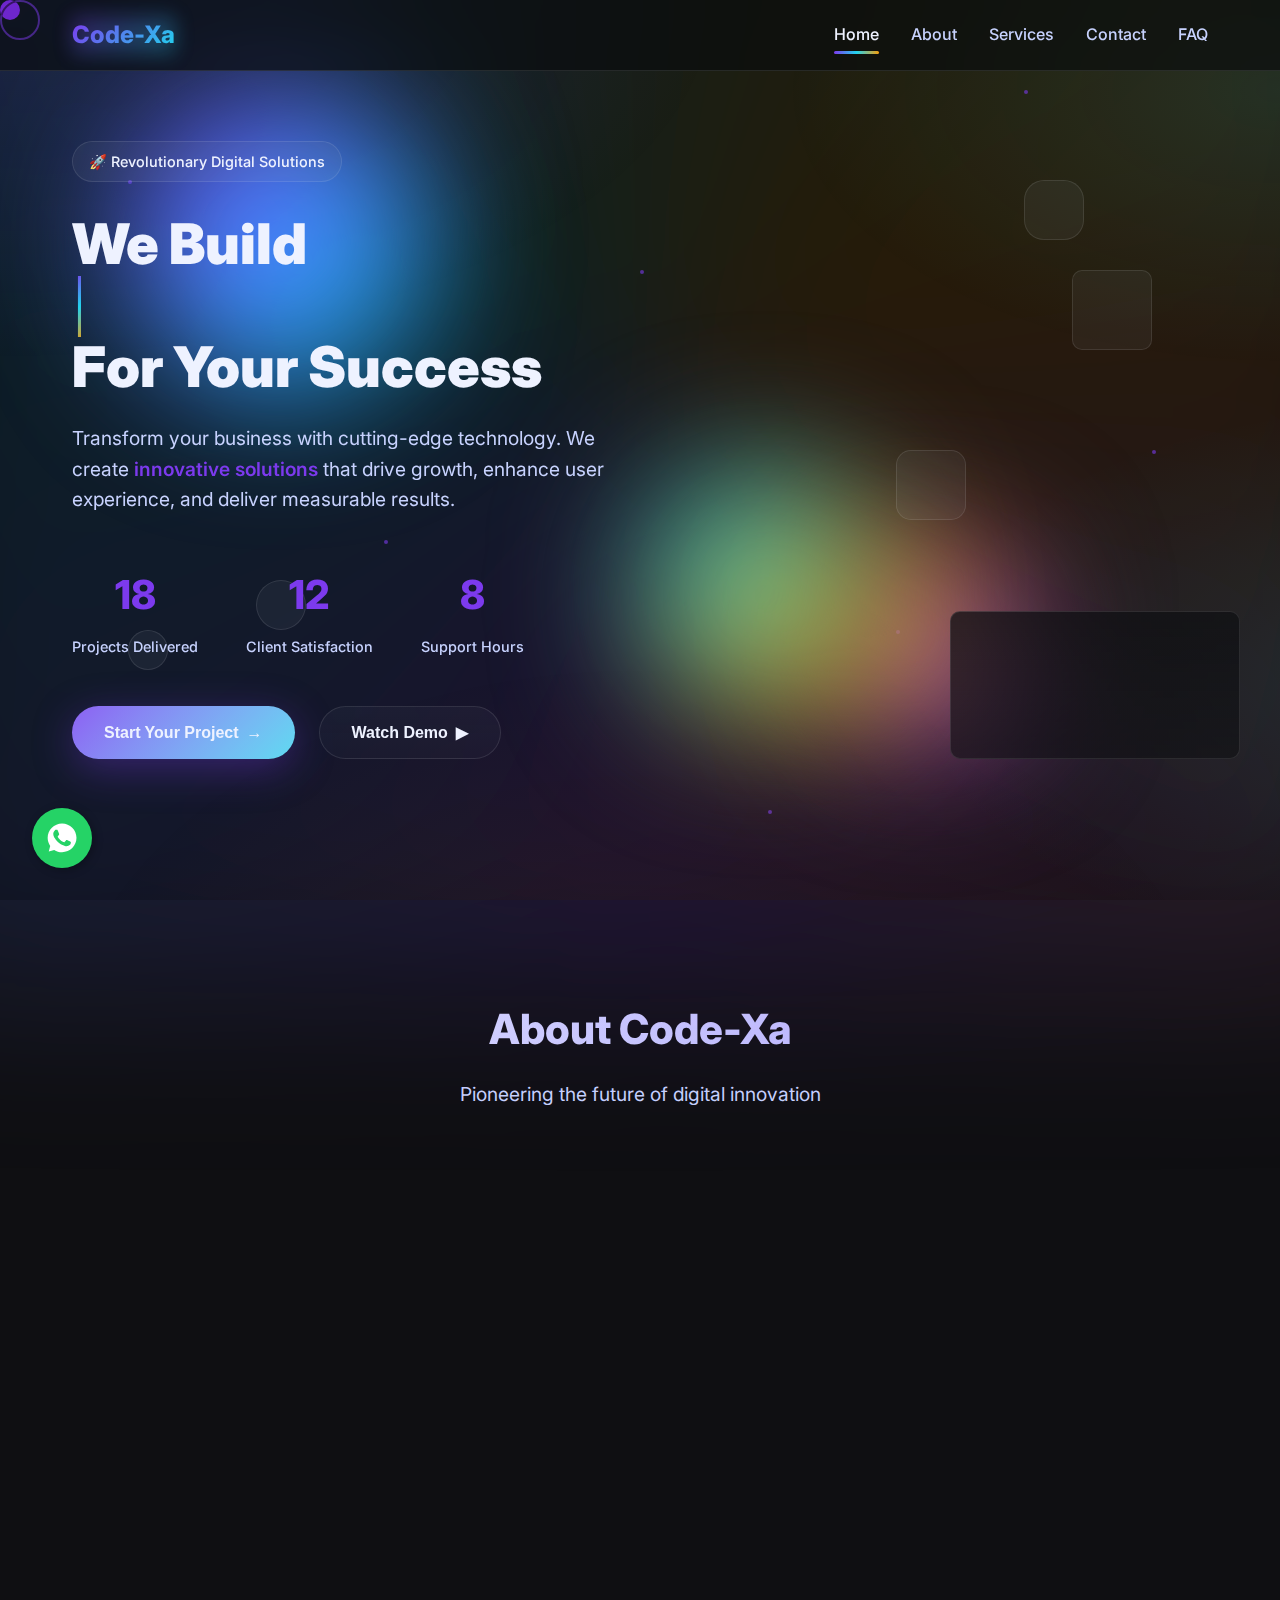
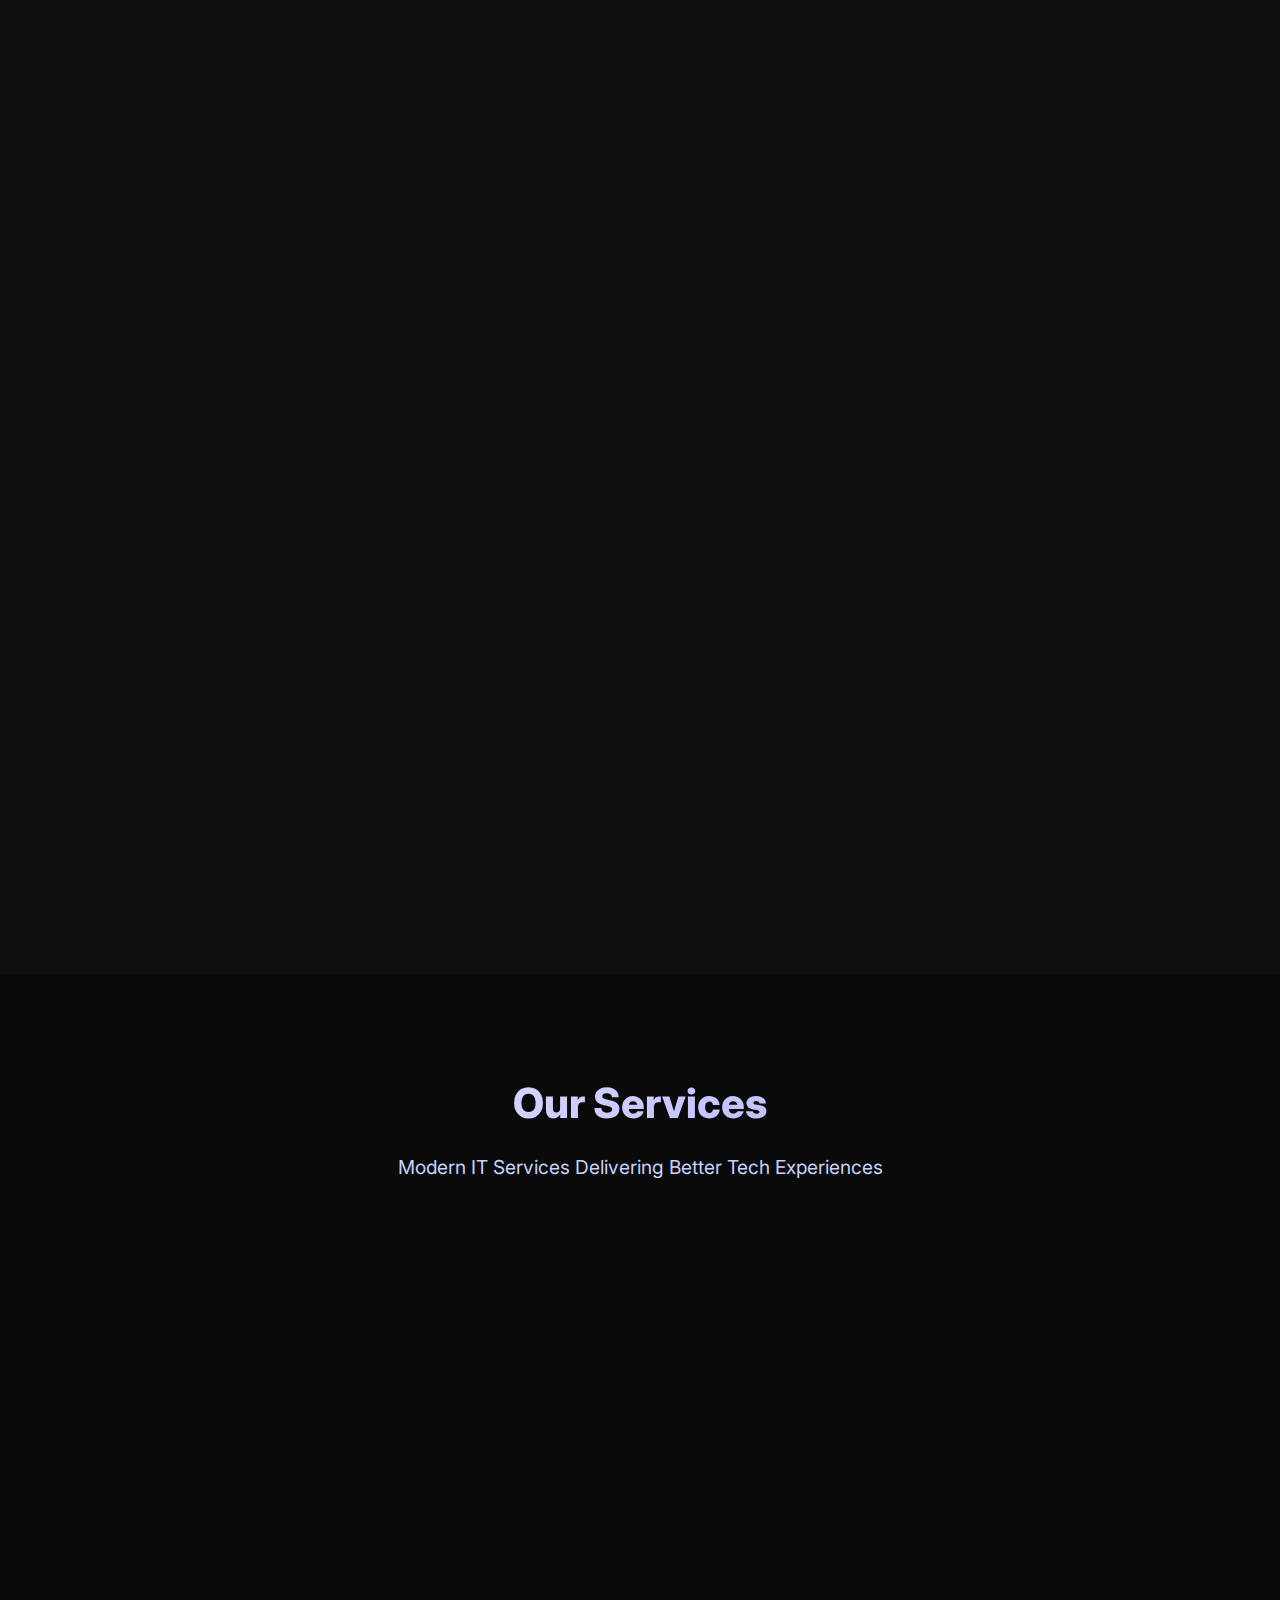
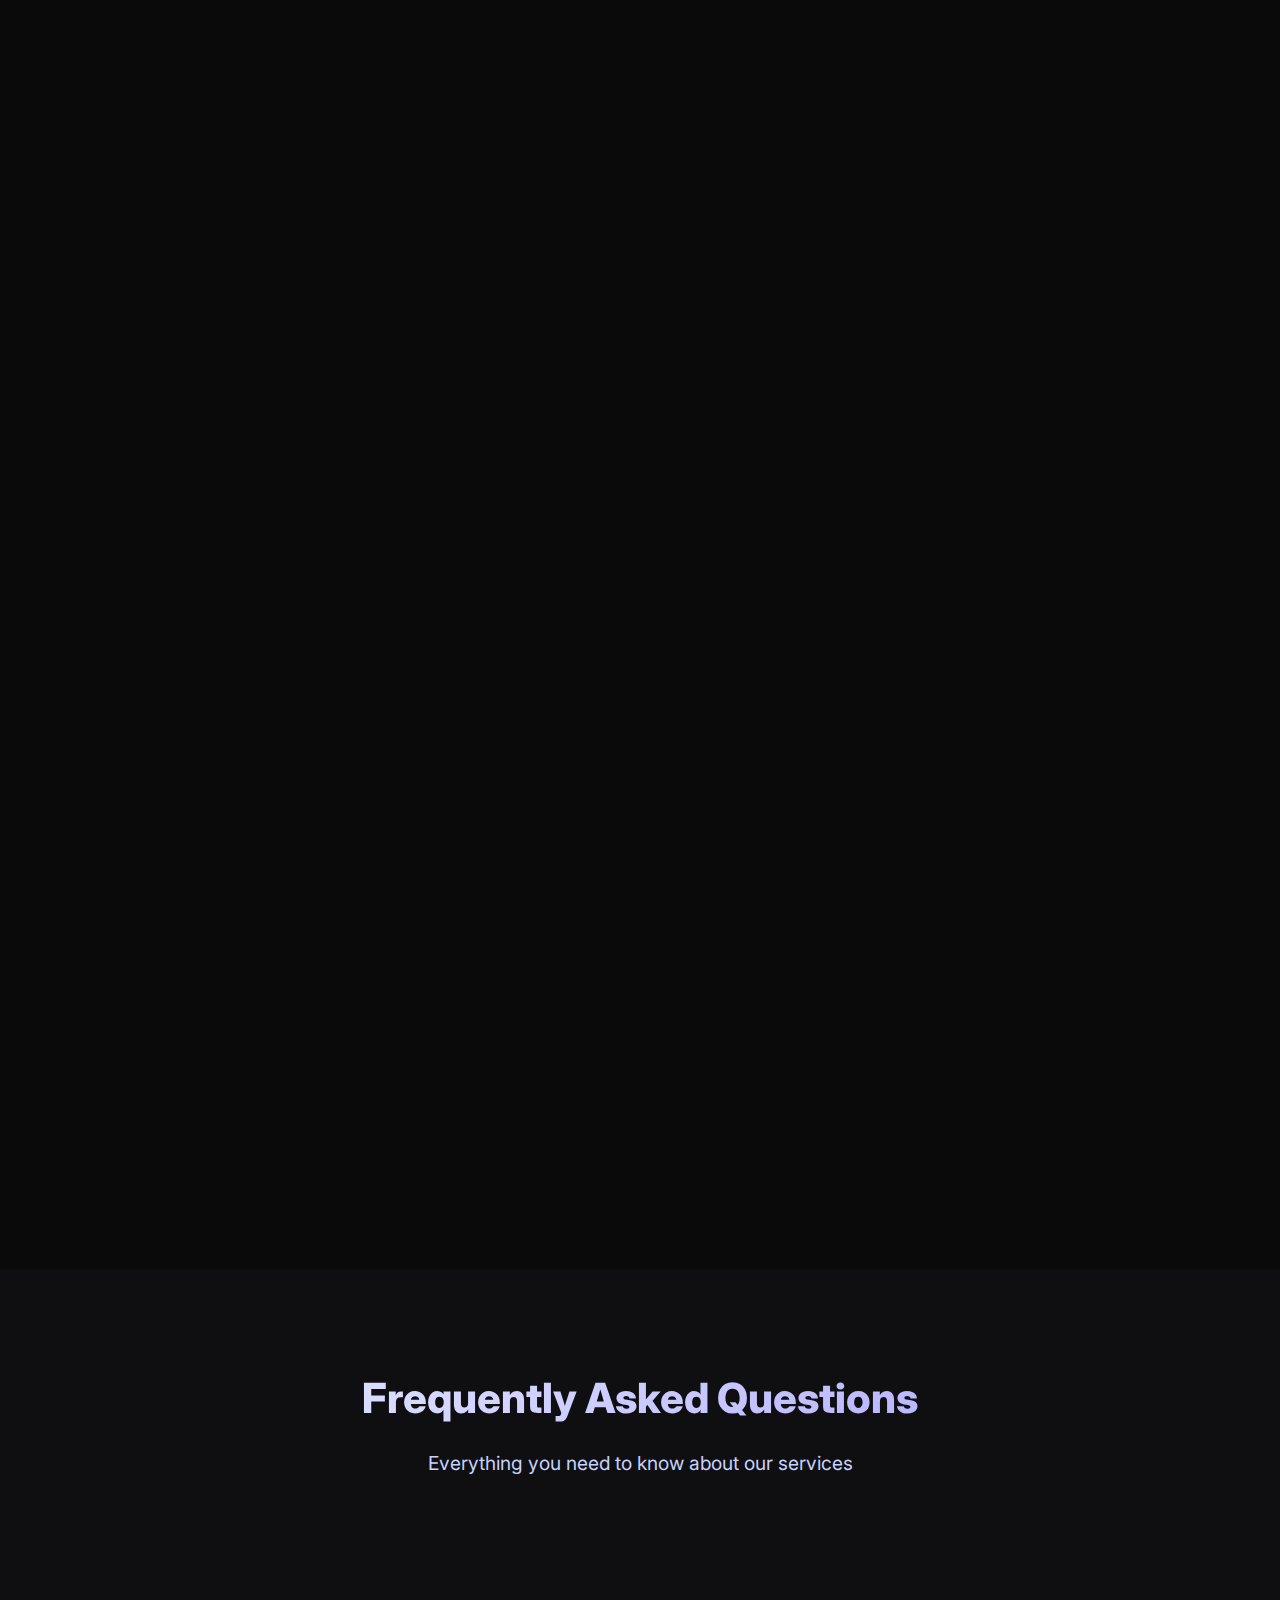
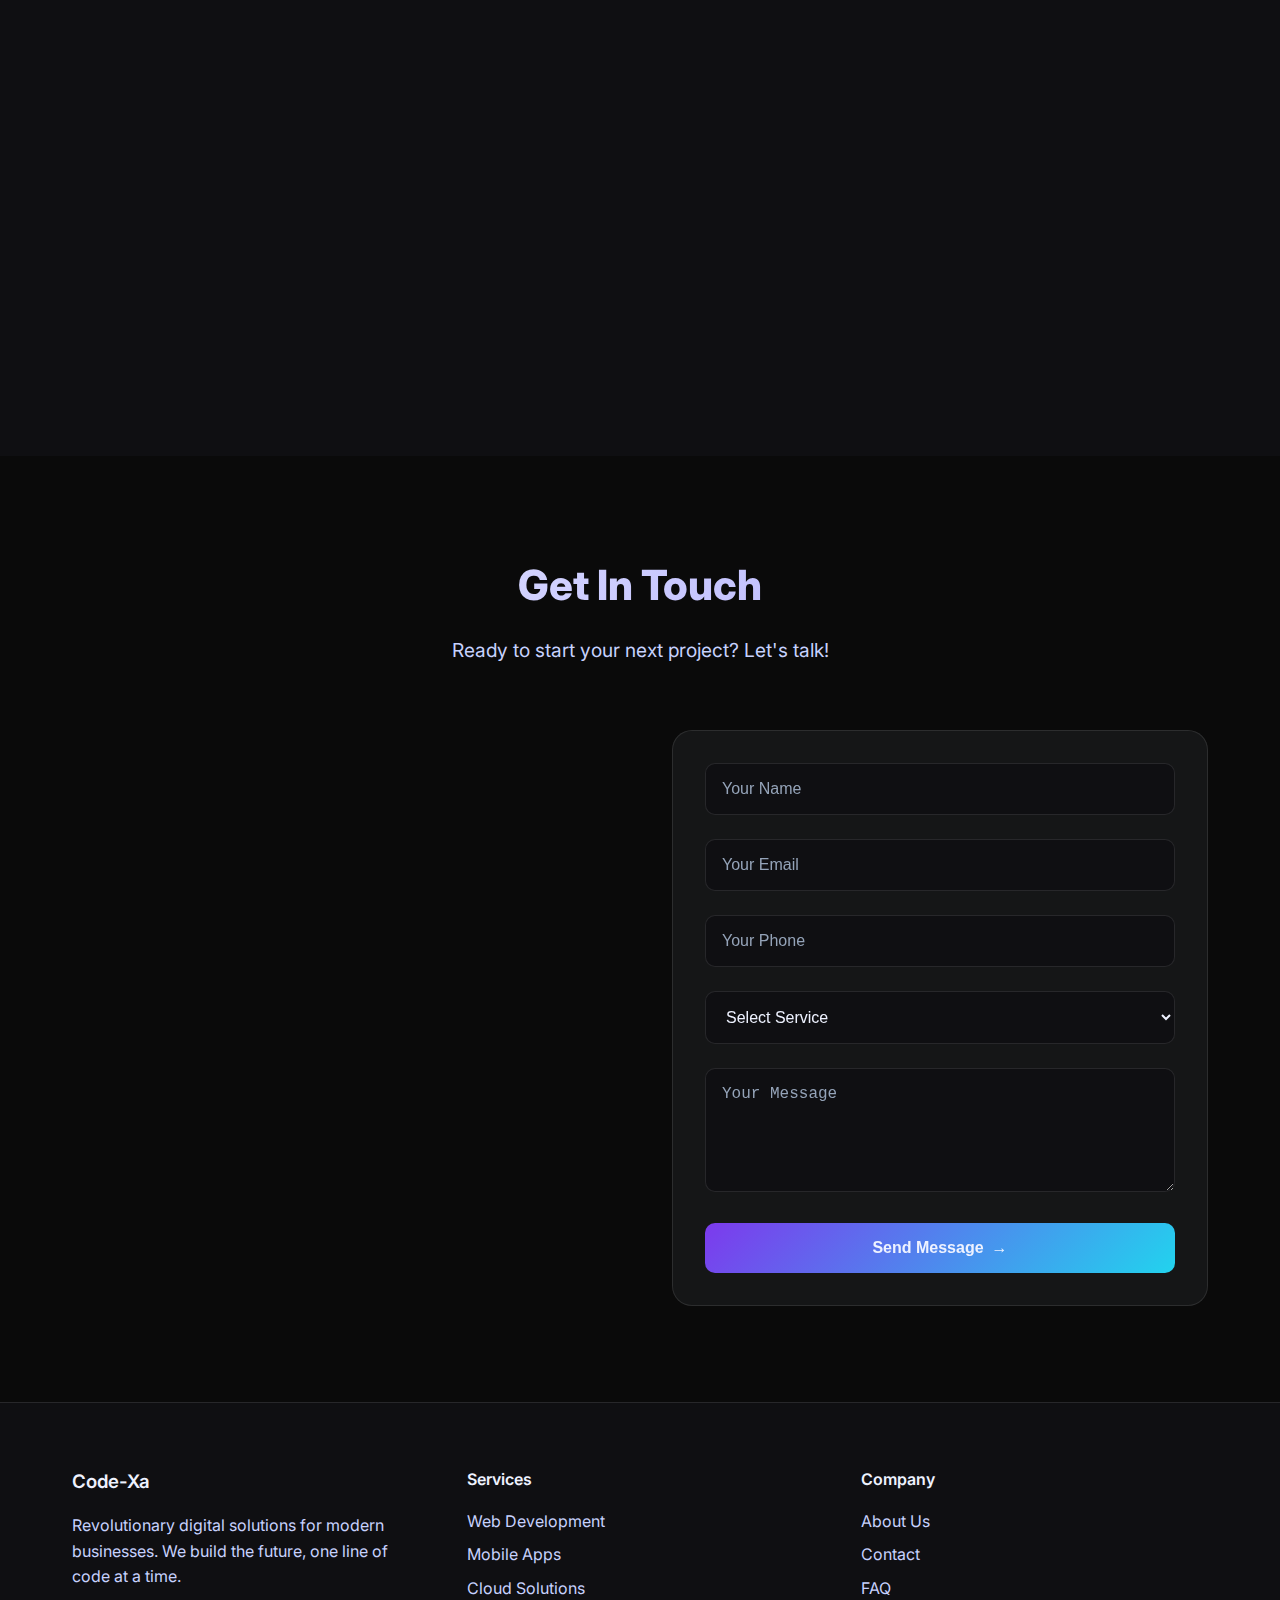
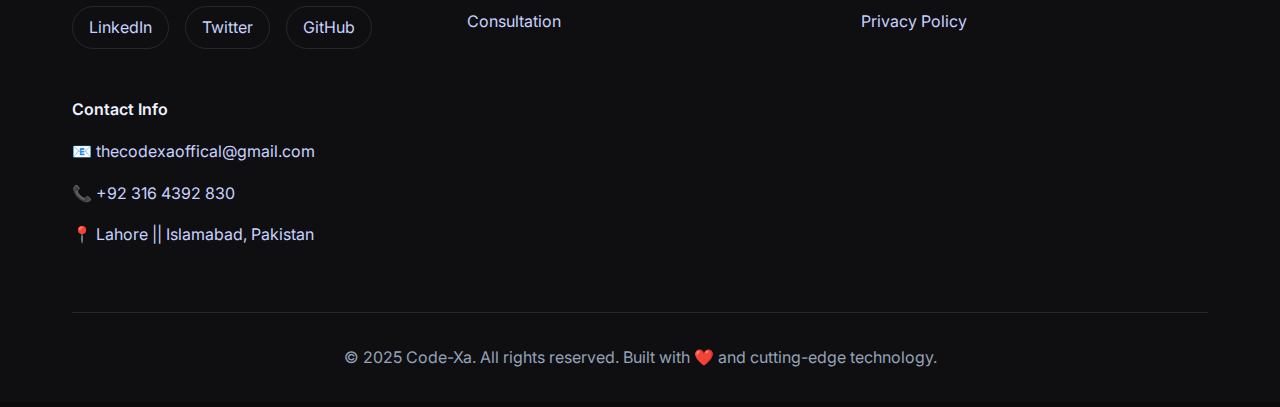
<file: index.html>
<!DOCTYPE html>
<html lang="en">

<head>
    <meta charset="UTF-8">
    <meta name="viewport" content="width=device-width, initial-scale=1.0">
    <title> Your Hub for Professional Services --- Code-xa</title>
    <!-- web-icon -->
    <link rel="icon" href="images/1.png" type="image/x-icon">
    <!-- Primary Meta Tags -->


    <meta name="description"
        content="Pakistan's leading digital solutions company. Expert web development, mobile apps, cloud solutions. 500+ projects delivered, 99% client satisfaction. Located in Islamabad. Call +92 316 4392 830">
    <meta name="keywords"
        content="web development Pakistan, mobile app development Islamabad, cloud solutions Pakistan, digital transformation, Code-Xa, IT company Pakistan, software development, custom websites, e-commerce development, React development, Node.js development, AWS cloud services, digital marketing Pakistan">
    <meta name="author" content="Code-Xa">
    <meta name="robots" content="index, follow, max-snippet:-1, max-image-preview:large, max-video-preview:-1">
    <meta name="googlebot" content="index, follow">
    <meta name="bingbot" content="index, follow">
    <meta name="language" content="English">
    <meta name="geo.region" content="PK">
    <meta name="geo.placename" content="Islamabad">
    <meta name="geo.position" content="33.6844;73.0479">
    <meta name="ICBM" content="33.6844, 73.0479">
    <meta name="DC.title" content="Code-Xa - Leading Digital Solutions Company Pakistan">
    <meta name="classification" content="Business">
    <meta name="category" content="Technology">
    <meta name="coverage" content="Worldwide">
    <meta name="distribution" content="Global">
    <meta name="rating" content="General">
    <meta name="revisit-after" content="7 days">
    <meta name="target" content="all">
    <meta name="HandheldFriendly" content="True">
    <meta name="MobileOptimized" content="320">
    <meta name="apple-mobile-web-app-capable" content="yes">
    <meta name="apple-mobile-web-app-status-bar-style" content="black-translucent">
    <meta name="format-detection" content="telephone=yes">
    <meta name="theme-color" content="#6366f1">
    <meta name="msapplication-TileColor" content="#6366f1">
    <meta name="msapplication-config" content="/browserconfig.xml">

    <!-- Open Graph Meta Tags -->
    <meta property="og:title" content="Code-Xa - #1 Digital Solutions Company Pakistan | Web Development & Mobile Apps">
    <meta property="og:description"
        content="Pakistan's leading digital solutions company. Expert web development, mobile apps, cloud solutions. 500+ projects delivered, 99% client satisfaction. Located in Islamabad.">
    <meta property="og:type" content="website">
    <meta property="og:url" content="https://code-xa.com">
    <meta property="og:image" content="https://code-xa.com/og-image.jpg">
    <meta property="og:image:width" content="1200">
    <meta property="og:image:height" content="630">
    <meta property="og:image:alt" content="Code-Xa - Leading Digital Solutions Company Pakistan">
    <meta property="og:site_name" content="Code-Xa">
    <meta property="og:locale" content="en_US">
    <meta property="og:updated_time" content="2025-01-27T00:00:00+00:00">
    <meta property="article:author" content="Code-Xa">
    <meta property="article:publisher" content="https://code-xa.com">
    <meta property="article:section" content="Technology">
    <meta property="article:tag" content="web development, mobile apps, cloud solutions, Pakistan">

    <!-- Twitter Card Meta Tags -->
    <meta name="twitter:card" content="summary_large_image">
    <meta name="twitter:title" content="Code-Xa - #1 Digital Solutions Company Pakistan">
    <meta name="twitter:description"
        content="Pakistan's leading digital solutions company. Expert web development, mobile apps, cloud solutions. 500+ projects delivered, 99% client satisfaction.">
    <meta name="twitter:image" content="https://code-xa.com/twitter-image.jpg">
    <meta name="twitter:image:alt" content="Code-Xa - Leading Digital Solutions Company Pakistan">
    <meta name="twitter:site" content="@code_xa">
    <meta name="twitter:creator" content="@code_xa">
    <meta name="twitter:domain" content="code-xa.com">


    <meta name="viewport" content="width=device-width, initial-scale=1.0, maximum-scale=1.0, user-scalable=no">
    <!-- JSON-LD Schema -->
    <script type="application/ld+json">
    {
        "@context": "https://schema.org",
        "@type": "Organization",
        "name": "Code-Xa",
        "alternateName": "Code-Xa Digital Solutions",
        "url": "https://code-xa.com",
        "logo": "https://code-xa.com/logo.png",
        "image": "https://code-xa.com/og-image.jpg",
        "description": "Pakistan's leading digital solutions company specializing in web development, mobile apps, and cloud services. 500+ projects delivered with 99% client satisfaction.",
        "foundingDate": "2020",
        "numberOfEmployees": "25-50",
        "slogan": "We build digital futures for your success",
        "address": {
            "@type": "PostalAddress",
            "streetAddress": "Islamabad",
            "addressLocality": "Islamabad",
            "addressRegion": "Federal Capital Territory",
            "postalCode": "44000",
            "addressCountry": "Pakistan"
        },
        "geo": {
            "@type": "GeoCoordinates",
            "latitude": "33.6844",
            "longitude": "73.0479"
        },
        "contactPoint": [
            {
                "@type": "ContactPoint",
                "telephone": "+92 316 4392 830",
                "contactType": "customer service",
                "email": "thecodexaoffical@gmail.com",
                "availableLanguage": "English",
                "areaServed": "Worldwide"
            },
            {
                "@type": "ContactPoint",
                "telephone": "+92 316 4392 831",
                "contactType": "fax",
                "email": "thecodexaoffical@gmail.com"
            }
        ],
        "sameAs": [
            "https://linkedin.com/company/code-xa",
            "https://twitter.com/code_xa",
            "https://github.com/code-xa",
            "https://facebook.com/code-xa",
            "https://instagram.com/code_xa"
        ],
        "hasOfferCatalog": {
            "@type": "OfferCatalog",
            "name": "Digital Services",
            "itemListElement": [
                {
                    "@type": "Offer",
                    "itemOffered": {
                        "@type": "Service",
                        "name": "Web Development",
                        "description": "Custom, scalable, and responsive websites built with modern technologies"
                    }
                },
                {
                    "@type": "Offer",
                    "itemOffered": {
                        "@type": "Service",
                        "name": "Mobile App Development",
                        "description": "Native and cross-platform mobile applications for iOS and Android"
                    }
                },
                {
                    "@type": "Offer",
                    "itemOffered": {
                        "@type": "Service",
                        "name": "Cloud Solutions",
                        "description": "Scalable cloud infrastructure and deployment solutions"
                    }
                }
            ]
        },
        "aggregateRating": {
            "@type": "AggregateRating",
            "ratingValue": "4.9",
            "reviewCount": "150",
            "bestRating": "5",
            "worstRating": "1"
        },
        "areaServed": {
            "@type": "Country",
            "name": "Worldwide"
        },
        "knowsAbout": [
            "Web Development",
            "Mobile App Development",
            "Cloud Computing",
            "UI/UX Design",
            "Digital Strategy",
            "React",
            "Node.js",
            "AWS",
            "Azure"
        ]
    }
    </script>

    <!-- Additional Schema for Local Business -->
    <script type="application/ld+json">
    {
        "@context": "https://schema.org",
        "@type": "LocalBusiness",
        "@id": "https://code-xa.com/#organization",
        "name": "Code-Xa",
        "image": "https://code-xa.com/logo.png",
        "telephone": "+92 316 4392 830",
        "email": "thecodexaoffical@gmail.com",
        "address": {
            "@type": "PostalAddress",
            "streetAddress": "Islamabad",
            "addressLocality": "Islamabad",
            "addressCountry": "Pakistan"
        },
        "geo": {
            "@type": "GeoCoordinates",
            "latitude": "33.6844",
            "longitude": "73.0479"
        },
        "url": "https://code-xa.com",
        "openingHours": "Mo-Fr 09:00-18:00, Sa 10:00-16:00",
        "priceRange": "$$",
        "paymentAccepted": "Cash, Credit Card, Bank Transfer",
        "currenciesAccepted": "USD, PKR"
    }
    </script>

    <link rel="stylesheet" href="style.css">
    <link rel="preconnect" href="https://fonts.googleapis.com">
    <link rel="preconnect" href="https://fonts.gstatic.com" crossorigin>
    <link
        href="https://fonts.googleapis.com/css2?family=Inter:wght@300;400;500;600;700;800;900&family=JetBrains+Mono:wght@400;500;600&display=swap"
        rel="stylesheet">
    <link rel="canonical" href="https://code-xa.com/">
    <link rel="alternate" hreflang="en" href="https://code-xa.com/">
    <link rel="alternate" hreflang="x-default" href="https://code-xa.com/">
    <link rel="icon" type="image/x-icon" href="/favicon.ico">
    <link rel="icon" type="image/png" sizes="32x32" href="/favicon-32x32.png">
    <link rel="icon" type="image/png" sizes="16x16" href="/favicon-16x16.png">
    <link rel="apple-touch-icon" sizes="180x180" href="/apple-touch-icon.png">
    <link rel="manifest" href="/site.webmanifest">
</head>

<body>
    <!-- Custom Cursor -->
    <div class="cursor"></div>
    <div class="cursor-follower"></div>

    <!-- Particle Background -->
    <div class="particle-background">
        <div class="particle" style="--delay: 0s; --duration: 20s; --x: 10%; --y: 20%;"></div>
        <div class="particle" style="--delay: 2s; --duration: 25s; --x: 80%; --y: 10%;"></div>
        <div class="particle" style="--delay: 4s; --duration: 30s; --x: 20%; --y: 80%;"></div>
        <div class="particle" style="--delay: 6s; --duration: 22s; --x: 70%; --y: 70%;"></div>
        <div class="particle" style="--delay: 8s; --duration: 28s; --x: 50%; --y: 30%;"></div>
        <div class="particle" style="--delay: 10s; --duration: 24s; --x: 90%; --y: 50%;"></div>
        <div class="particle" style="--delay: 12s; --duration: 26s; --x: 30%; --y: 60%;"></div>
        <div class="particle" style="--delay: 14s; --duration: 32s; --x: 60%; --y: 90%;"></div>
    </div>

    <!-- Navigation -->
    <nav class="navbar">
        <div class="nav-container">
            <div class="nav-logo">
                <span class="logo-text">Code-Xa</span>
                <div class="logo-glow"></div>
            </div>
            <div class="nav-menu">
                <a href="#home" class="nav-link active">Home</a>
                <a href="about.html" class="nav-link">About</a>
                <a href="services.html" class="nav-link">Services</a>
                <a href="contact.html" class="nav-link">Contact</a>
                <a href="#faq" class="nav-link">FAQ</a>
            </div>
            <div class="nav-toggle">
                <span class="bar"></span>
                <span class="bar"></span>
                <span class="bar"></span>
            </div>
        </div>
    </nav>

    <!-- Hero Section -->
    <section id="home" class="hero">
        <div class="hero-background">
            <div class="gradient-orb orb-1"></div>
            <div class="gradient-orb orb-2"></div>
            <div class="gradient-orb orb-3"></div>
            <div class="floating-shapes">
                <div class="shape shape-1"></div>
                <div class="shape shape-2"></div>
                <div class="shape shape-3"></div>
                <div class="shape shape-4"></div>
                <div class="shape shape-5"></div>
            </div>
        </div>

        <div class="hero-container">
            <div class="hero-content">
                <div class="hero-badge">
                    <span class="badge-text">🚀 Revolutionary Digital Solutions</span>
                    <div class="badge-glow"></div>
                </div>

                <h1 class="hero-title">
                    <span class="title-line">We Build</span>
                    <span class="title-line highlight typing-text" data-text="Digital Futures">
                        <span class="typing-cursor">|</span>
                    </span>
                    <span class="title-line">For Your Success</span>
                </h1>

                <p class="hero-description">
                    Transform your business with cutting-edge technology. We create
                    <span class="highlight-text">innovative solutions</span> that drive growth,
                    enhance user experience, and deliver measurable results.
                </p>

                <div class="hero-stats">
                    <div class="stat-item">
                        <div class="stat-number" data-target="50">0</div>
                        <div class="stat-label">Projects Delivered</div>
                    </div>
                    <div class="stat-item">
                        <div class="stat-number" data-target="35">0</div>
                        <div class="stat-label">Client Satisfaction</div>
                    </div>
                    <div class="stat-item">
                        <div class="stat-number" data-target="24">0</div>
                        <div class="stat-label">Support Hours</div>
                    </div>
                </div>

                <div class="hero-actions">
                    <button class="cta-button primary">
                        <span class="btn-text">Start Your Project</span>
                        <span class="btn-icon">→</span>
                        <div class="btn-glow"></div>
                    </button>
                    <button class="cta-button secondary">
                        <span class="btn-text">Watch Demo</span>
                        <span class="btn-icon">▶</span>
                    </button>
                </div>
            </div>





            <div class="code-animation">
                <div class="code-line">
                    <span class="code-keyword">const</span>
                    <span class="code-variable">future</span>
                    <span class="code-operator">=</span>
                    <span class="code-string">"amazing"</span>
                </div>
                <div class="code-line">
                    <span class="code-keyword">if</span>
                    <span class="code-variable">(innovation</span>
                    <span class="code-operator">&&</span>
                    <span class="code-variable">creativity</span>
                    <span class="code-operator">)</span>
                    <span class="code-bracket">{</span>
                </div>
                <div class="code-line indent">
                    <span class="code-variable">success</span>
                    <span class="code-operator">++</span>
                </div>
                <div class="code-line">
                    <span class="code-bracket">}</span>
                </div>
            </div>
        </div>
        </div>
    </section>

    <!-- About Section -->
    <section id="about" class="about">
        <div class="container">
            <div class="section-header">
                <h2 class="section-title">About Code-Xa</h2>
                <p class="section-subtitle">Pioneering the future of digital innovation</p>
            </div>

            <div class="about-content">
                <div class="about-text">
                    <h3>We're not just developers, we're digital architects</h3>
                    <p>At Code-Xa, we believe technology should be beautiful, functional, and transformative. Our team
                        of expert developers, designers, and strategists work together to create digital experiences
                        that don't just meet expectations—they exceed them.</p>

                    <div class="mission-vision">
                        <div class="mission">
                            <h4>🎯 Our Mission</h4>
                            <p>To empower businesses with cutting-edge digital solutions that drive growth and
                                innovation.At Codexa, we are driven by the belief that technology should be a catalyst
                                for growth. Our mission is to help businesses unlock their full potential through
                                tailored digital solutions. Whether it's building custom software, optimizing
                                operations, or implementing cutting-edge technologies, we are dedicated to delivering
                                tangible results that matter.</p>
                        </div>
                        <div class="vision">
                            <h4>🔮 Our Vision</h4>
                            <p>Integrity, innovation, and collaboration form the core of who we are. We believe that the
                                best solutions emerge when we work closely with our clients, understand their needs, and
                                bring fresh, creative ideas to the table. Every project we take on is a partnership, and
                                we take pride in fostering long-lasting relationships built on trust and shared
                                success.To be the leading force in digital transformation, creating a world where
                                technology
                                serves humanity.</p>
                        </div>
                    </div>
                </div>

                <div class="about-visual">
                    <div class="tech-stack">
                        <div class="tech-item">React</div>
                        <div class="tech-item">Next js</div>
                        <div class="tech-item">Python</div>
                        <div class="tech-item">AWS</div>
                        <div class="tech-item">Docker</div>
                        <div class="tech-item">PHP</div>
                        <div class="tech-item">MongoDB</div>
                        <div class="tech-item">Node js</div>
                        <div class="tech-item">Firebase</div>
                        <div class="tech-item">TypeScript</div>
                        <div class="tech-item">Flutter/React-Native</div>
                        <div class="tech-item">Swift / ios</div>
                        <div class="tech-item">WordPress</div>
                        <div class="tech-item">Shopify</div>
                    </div>
                </div>
            </div>
        </div>
    </section>

    <!-- Services Section -->
    <section id="services" class="services">
        <div class="container">
            <div class="section-header">
                <h2 class="section-title">Our Services</h2>
                <p class="section-subtitle">Modern IT Services Delivering Better Tech Experiences</p>
            </div>

            <div class="services-grid">
                <div class="service-card">
                    <div class="service-icon">🌐</div>
                    <h3>Web Development</h3>
                    <p>Custom, scalable, and responsive websites that deliver exceptional user experiences and drive
                        business growth.</p>
                    <div class="service-features">
                        <span>React & Vue.js</span>
                        <span>Responsive Design</span>
                        <span>SEO Optimized</span>
                    </div>
                </div>

                <div class="service-card">
                    <div class="service-icon">📱</div>
                    <h3>Mobile App Development</h3>
                    <p>Native and cross-platform mobile applications for iOS and Android that engage users and boost
                        productivity.</p>
                    <div class="service-features">
                        <span>React Native</span>
                        <span>Flutter</span>
                        <span>Native iOS/Android</span>
                    </div>
                </div>

                <div class="service-card">
                    <div class="service-icon">☁️</div>
                    <h3>Cloud Solutions</h3>
                    <p>Scalable cloud infrastructure and deployment solutions using AWS, Azure, and Firebase for optimal
                        performance.</p>
                    <div class="service-features">
                        <span>AWS & Azure</span>
                        <span>Firebase</span>
                        <span>DevOps</span>
                    </div>
                </div>

                <div class="service-card">
                    <div class="service-icon">
                        🔒
                    </div>
                    <h3>Cybersecurity & Data Protection</h3>
                    <p>
                        Comprehensive cybersecurity services to safeguard your digital assets, ensure compliance, and
                        protect against threats.
                    </p>
                    <div class="service-features">
                        <span>Penetration Testing</span>
                        <span>Vulnerability Assessment</span>
                        <span>GDPR & Compliance</span>
                    </div>
                </div>

                <!-- Wallet Development -->
                <div class="service-card">
                    <div class="service-icon">💼</div>
                    <h3>Wallet Development</h3>
                    <p>Secure and user-friendly digital wallet solutions for seamless transactions, payments, and asset
                        management.</p>
                    <div class="service-features">
                        <span>Multi-Currency Support</span>
                        <span>Biometric Security</span>
                        <span>Blockchain Integration</span>
                    </div>
                </div>


                <div class="service-card">
                    <div class="service-icon">🎨</div>
                    <h3>Graphic Designing</h3>
                    <p>Creative and brand-focused graphic design solutions including logos, banners, illustrations, and
                        marketing assets.</p>
                    <div class="service-features">
                        <span>Brand Identity</span>
                        <span>UI/UX Graphics</span>
                        <span>Marketing Creatives</span>
                    </div>
                </div>

                <div class="service-card">
                    <div class="service-icon">📢</div>
                    <h3>Digital Marketing</h3>
                    <p>Data-driven marketing strategies to boost visibility, leads, and conversions across multiple
                        channels.</p>
                    <div class="service-features">
                        <span>SEO & SEM</span>
                        <span>Social Media Marketing</span>
                        <span>Content Strategy</span>
                    </div>
                </div>

                <div class="service-card">
                    <div class="service-icon">🤖</div>
                    <h3>AI & Automation Services</h3>
                    <p>Intelligent automation and AI-powered solutions to enhance workflows, customer experience, and
                        efficiency.</p>
                    <div class="service-features">
                        <span>Chatbots</span>
                        <span>Process Automation</span>
                        <span>AI Integration</span>
                    </div>
                </div>
            </div>
        </div>
    </section>


    <!-- FAQ Section -->
    <section id="faq" class="faq">
        <div class="container">
            <div class="section-header">
                <h2 class="section-title">Frequently Asked Questions</h2>
                <p class="section-subtitle">Everything you need to know about our services</p>
            </div>

            <div class="faq-container">
                <div class="faq-item">
                    <div class="faq-question">
                        <h3>What technologies do you use?</h3>
                        <span class="faq-icon">+</span>
                    </div>
                    <div class="faq-answer">
                        <p>We use modern technologies including React, Node.js, Python, AWS, Docker, and many more. Our
                            tech stack is constantly updated to ensure we're using the best tools for your project.</p>
                    </div>
                </div>

                <div class="faq-item">
                    <div class="faq-question">
                        <h3>How long does a typical project take?</h3>
                        <span class="faq-icon">+</span>
                    </div>
                    <div class="faq-answer">
                        <p>Project timelines vary based on complexity. A simple website typically takes 2-4 weeks, while
                            complex applications can take 3-6 months. We provide detailed timelines during our initial
                            consultation.</p>
                    </div>
                </div>

                <div class="faq-item">
                    <div class="faq-question">
                        <h3>Do you provide ongoing support?</h3>
                        <span class="faq-icon">+</span>
                    </div>
                    <div class="faq-answer">
                        <p>Yes! We offer comprehensive maintenance and support packages to keep your digital solutions
                            running smoothly and securely.</p>
                    </div>
                </div>

                <div class="faq-item">
                    <div class="faq-question">
                        <h3>What's your pricing model?</h3>
                        <span class="faq-icon">+</span>
                    </div>
                    <div class="faq-answer">
                        <p>We offer flexible pricing models including fixed-price projects, hourly rates, and retainer
                            agreements. Contact us for a customized quote based on your specific needs.</p>
                    </div>
                </div>
            </div>
        </div>
    </section>

    <!-- Contact Section -->
    <section id="contact" class="contact">
        <div class="container">
            <div class="section-header">
                <h2 class="section-title">Get In Touch</h2>
                <p class="section-subtitle">Ready to start your next project? Let's talk!</p>
            </div>

            <div class="contact-content">
                <div class="contact-info">
                    <div class="contact-item">
                        <div class="contact-icon">📧</div>
                        <div class="contact-details">
                            <h4>Email Us</h4>
                            <p>thecodexaoffical@gmail.com</p>
                        </div>
                    </div>

                    <div class="contact-item">
                        <div class="contact-icon">📞</div>
                        <div class="contact-details">
                            <h4>Call Us</h4>
                            <p>+92 316 4392 830</p>
                        </div>
                    </div>

                    <div class="contact-item">
                        <div class="contact-icon">📍</div>
                        <div class="contact-details">
                            <h4>Visit Us</h4>
                            <p>Lahore, Pakistan</p>
                            <p>Islamabad, Pakistan</p>
                        </div>
                    </div>
                </div>

                <form class="contact-form" action="https://api.web3forms.com/submit" method="POST">
                    <input type="hidden" name="access_key" value="79ee9b3c-33b2-465e-9ef3-b9e73565cbf3">
                    <input type="hidden" name="botcheck" class="hidden" style="display: none;">
                    <input type="hidden" name="subject" value="New Contact Form Submission">

                    <div class="form-group">
                        <input type="text" name="name" placeholder="Your Name" required>
                    </div>

                    <div class="form-group">
                        <input type="email" name="email" placeholder="Your Email" required>
                    </div>

                    <div class="form-group">
                        <input type="tel" name="phone" placeholder="Your Phone">
                    </div>

                    <div class="form-group">
                        <select name="service" required>
                            <option value="">Select Service</option>
                            <option value="web-development">Web Development</option>
                            <option value="mobile-development">Mobile Development</option>
                            <option value="cloud-solutions">Cloud Solutions</option>
                            <option value="consultation">Consultation</option>
                        </select>
                    </div>

                    <div class="form-group">
                        <textarea name="message" placeholder="Your Message" rows="5" required></textarea>
                    </div>

                    <div class="form-loading">
                        <div class="loading-spinner"></div>
                        <span>Sending message...</span>
                    </div>

                    <button type="submit" class="submit-btn">
                        <span class="btn-text">Send Message</span>
                        <span class="btn-icon">→</span>
                    </button>
                </form>
            </div>
        </div>
    </section>

    <!-- Footer -->
    <footer class="footer">
        <div class="container">
            <div class="footer-content">
                <div class="footer-section">
                    <h3>Code-Xa</h3>
                    <p>Revolutionary digital solutions for modern businesses. We build the future, one line of code at a
                        time.</p>
                    <div class="social-links">
                        <a href="#" class="social-link">LinkedIn</a>
                        <a href="#" class="social-link">Twitter</a>
                        <a href="#" class="social-link">GitHub</a>
                    </div>
                </div>

                <div class="footer-section">
                    <h4>Services</h4>
                    <ul>
                        <li><a href="services.html">Web Development</a></li>
                        <li><a href="services.html">Mobile Apps</a></li>
                        <li><a href="services.html">Cloud Solutions</a></li>
                        <li><a href="services.html">Consultation</a></li>
                    </ul>
                </div>

                <div class="footer-section">
                    <h4>Company</h4>
                    <ul>
                        <li><a href="about.html">About Us</a></li>
                        <li><a href="contact.html">Contact</a></li>
                        <li><a href="#faq">FAQ</a></li>
                        <li><a href="#">Privacy Policy</a></li>
                    </ul>
                </div>

                <div class="footer-section">
                    <h4>Contact Info</h4>
                    <p>📧 thecodexaoffical@gmail.com</p>
                    <p>📞 +92 316 4392 830</p>
                    <p>📍
                        Lahore ||
                        Islamabad, Pakistan</p>
                </div>
            </div>

            <div class="footer-bottom">
                <p>&copy; 2025 Code-Xa. All rights reserved. Built with ❤️ and cutting-edge technology.</p>
            </div>
        </div>
    </footer>

    <!-- Back to Top Button -->
    <button class="back-to-top">
        <span>↑</span>
    </button>

    <a href="https://wa.me/923164392830" class="whatsapp-float" target="_blank" rel="noopener noreferrer">
        <svg class="whatsapp-icon" xmlns="http://www.w3.org/2000/svg" viewBox="0 0 24 24" fill="currentColor">
            <path d="M12.031 6.172c-3.181 0-5.767 2.586-5.768 5.766-.001 1.298.38 2.27 1.019 3.287l-.582 2.128 2.182-.573c.978.58 1.911.928 3.145.929 3.178 0 5.767-2.587 5.768-5.766.001-3.187-2.575-5.77-5.764-5.771zm3.392 8.244c-.144.405-.837.774-1.17.824-.299.045-.677.063-1.092-.069-.252-.08-.575-.187-.988-.365-1.739-.751-2.874-2.502-2.961-2.617-.087-.116-.708-.94-.708-1.793s.448-1.273.607-1.446c.159-.173.346-.217.462-.217l.332.006c.106.005.249-.04.39.298.144.347.491 1.2.534 1.287.043.087.072.188.014.304-.058.116-.087.188-.173.289l-.26.304c-.087.086-.177.18-.076.354.101.174.449.741.964 1.201.662.591 1.221.774 1.394.86s.274.072.376-.043c.101-.116.433-.506.549-.68.116-.173.231-.145.39-.087s1.011.477 1.184.564.289.13.332.202c.045.072.045.419-.1.824z"/>
        </svg>
        <span class="whatsapp-tooltip">Chat with us!</span>
    </a>

    <script src="script.js"></script>
</body>

</html>
</file>
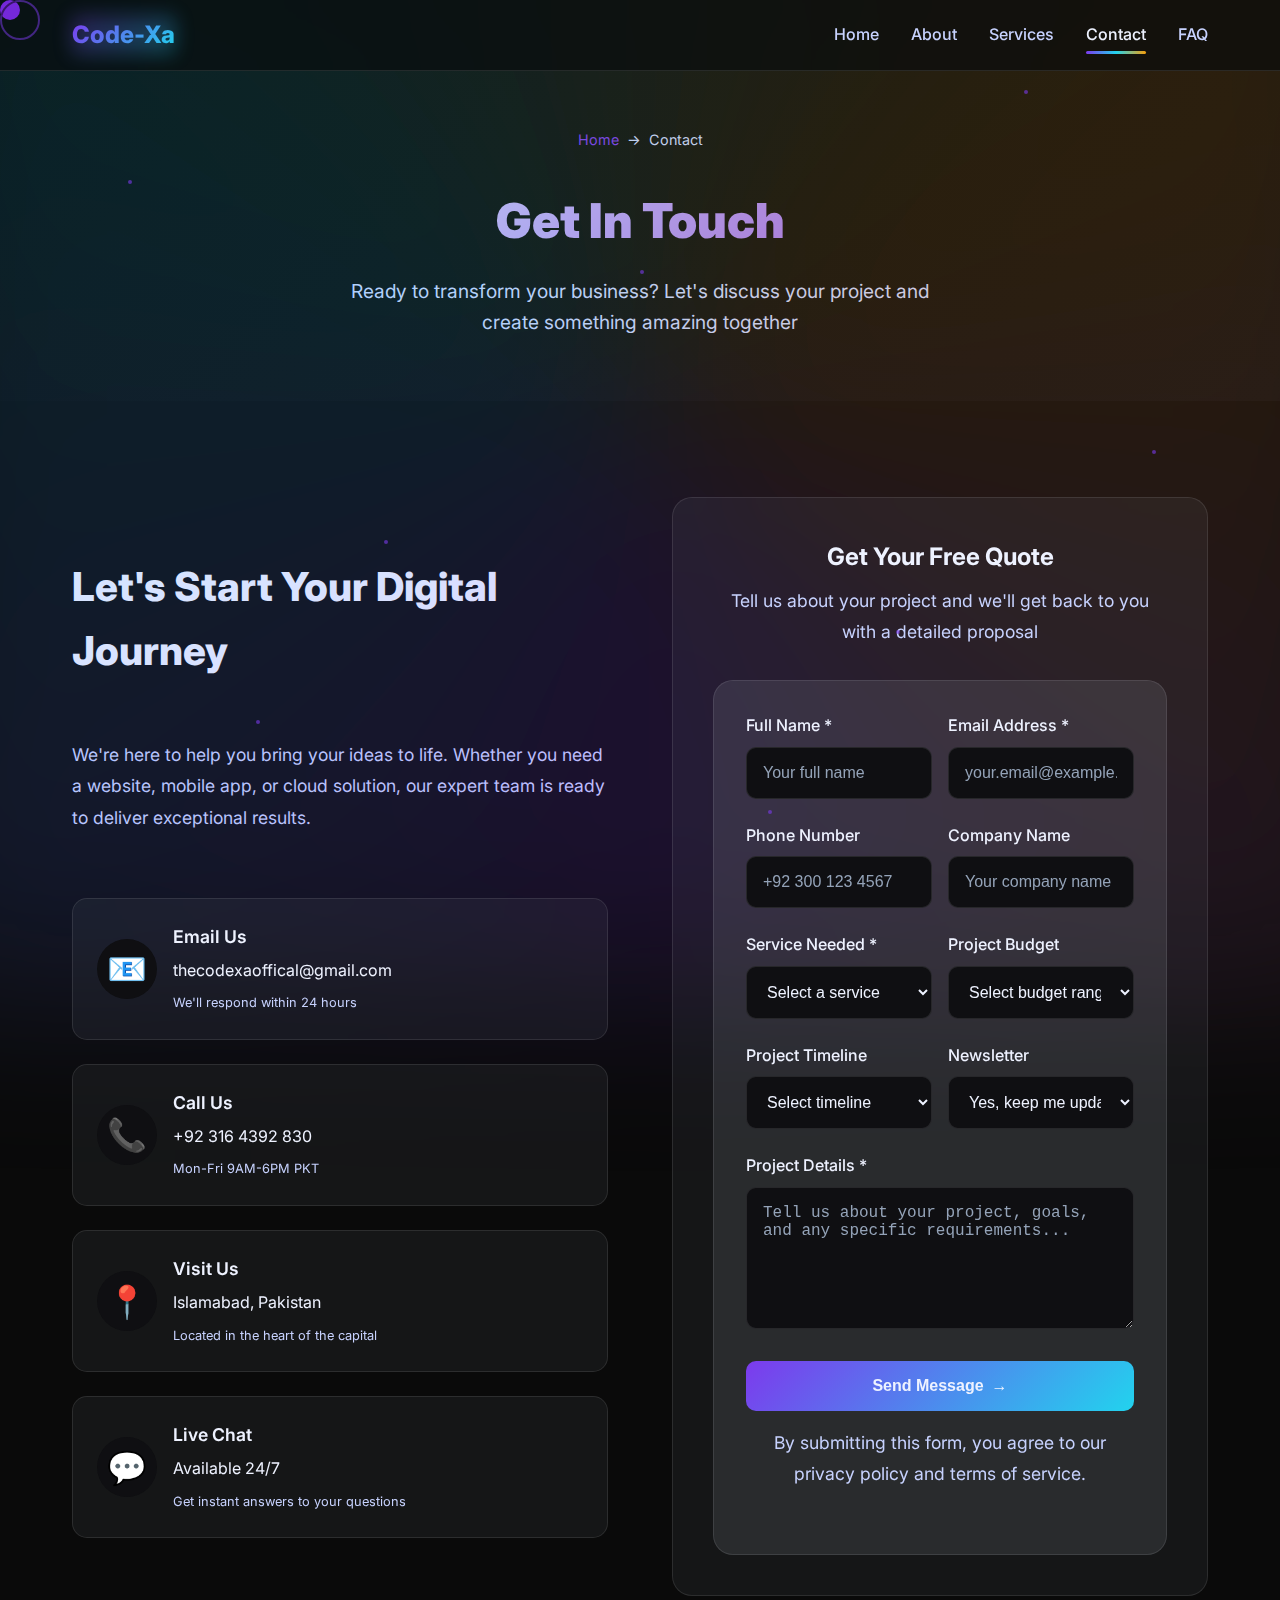
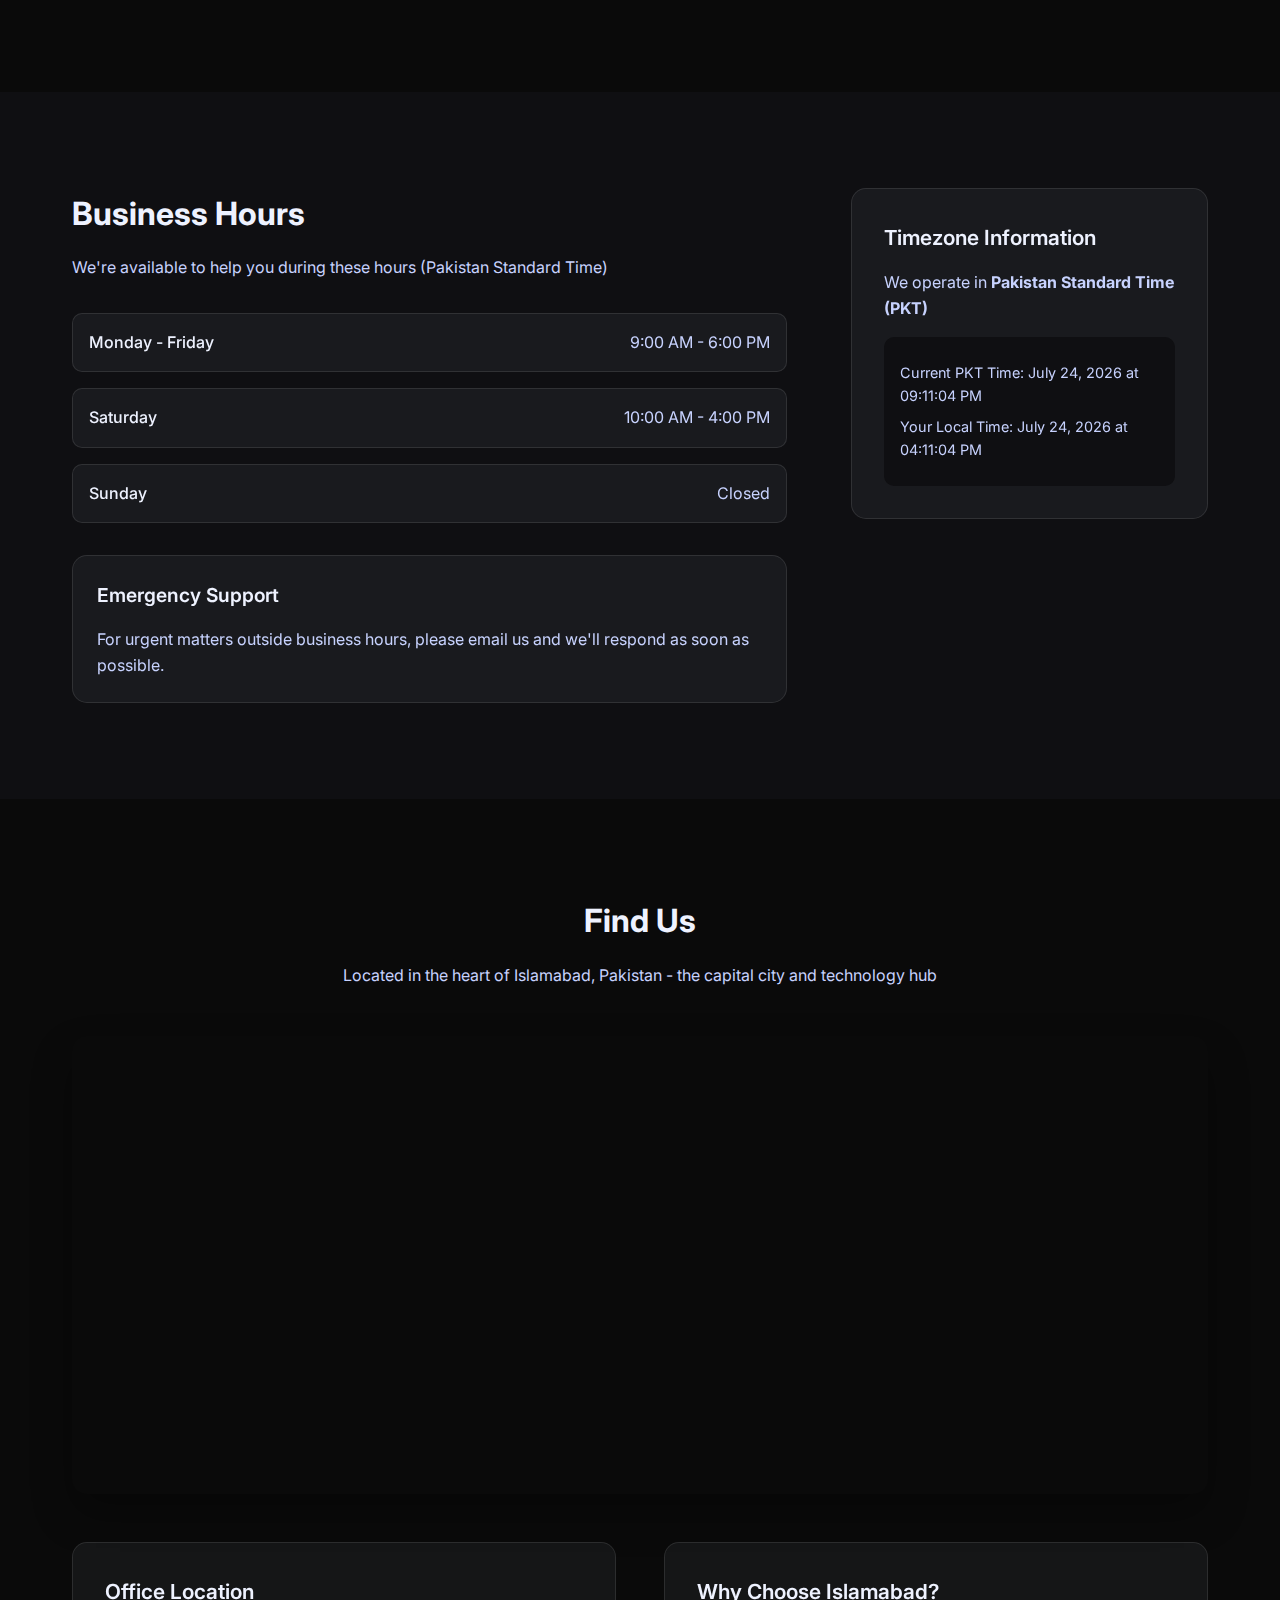
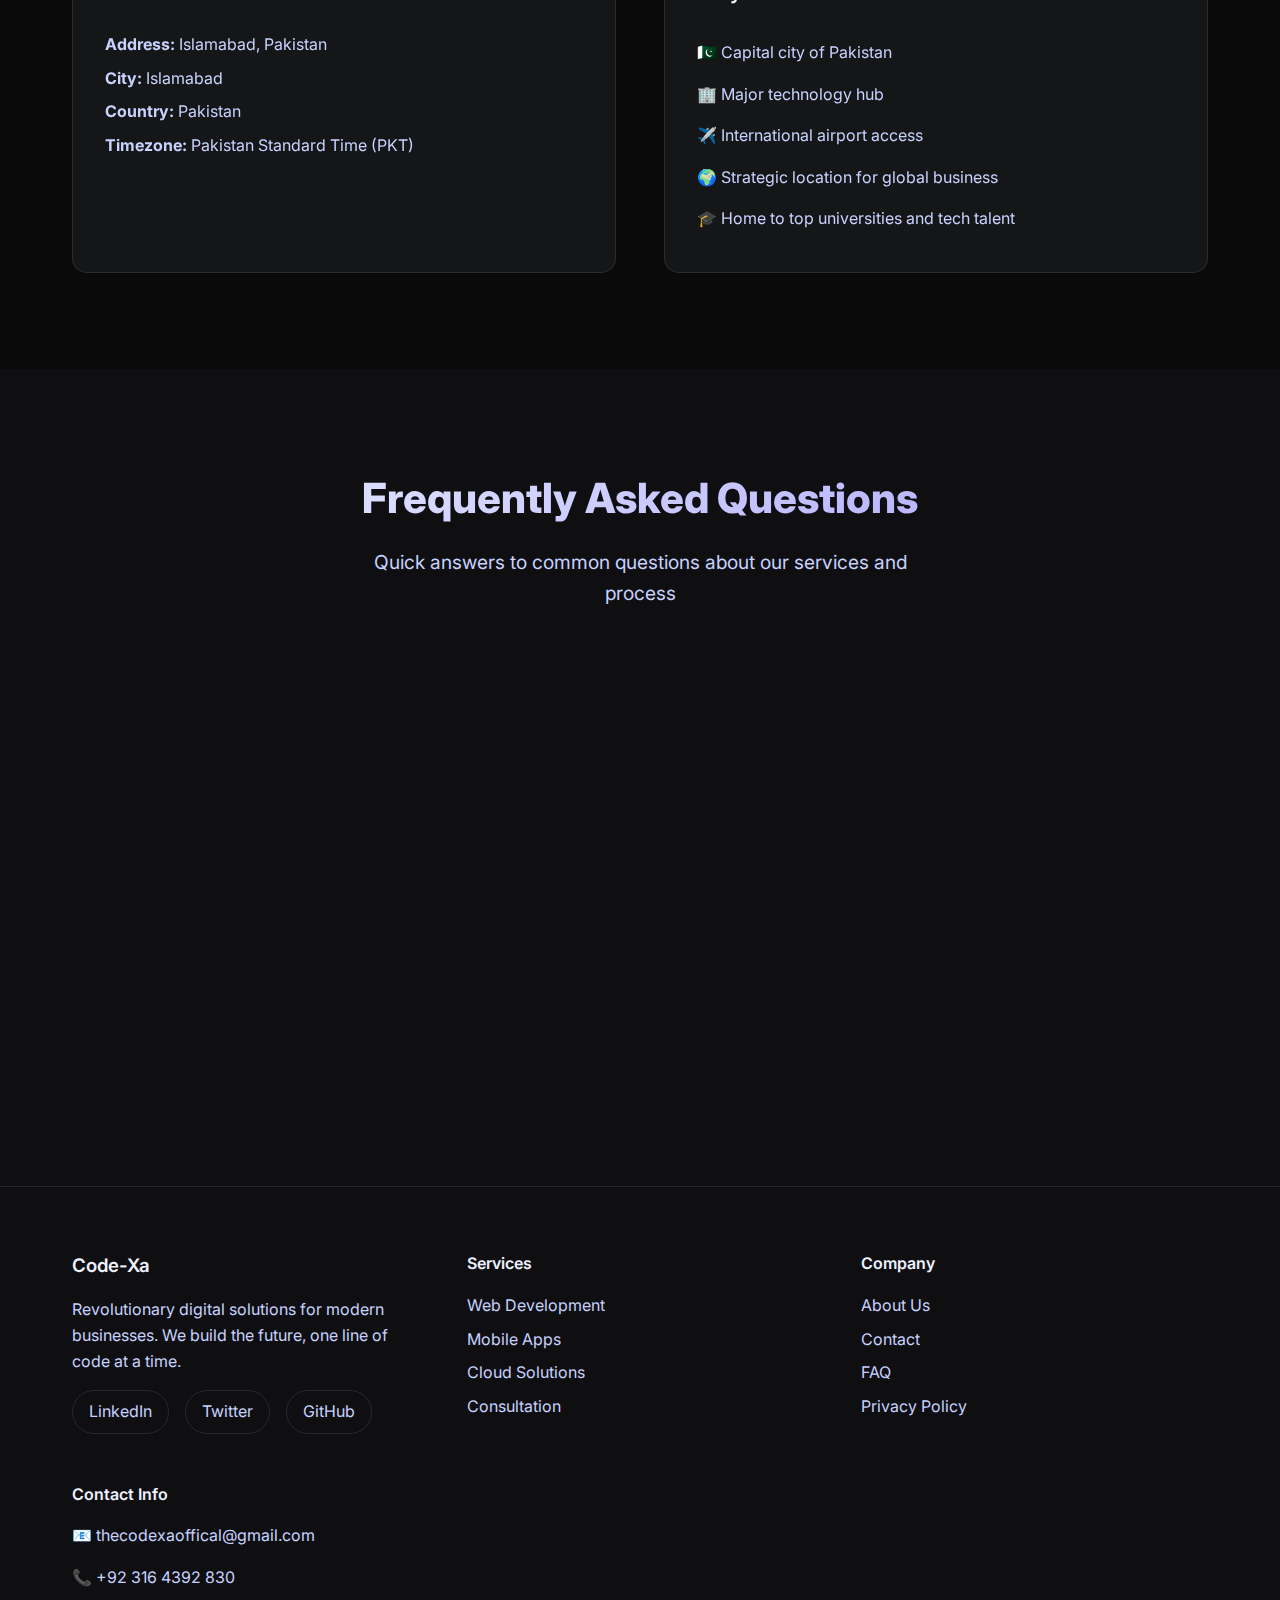
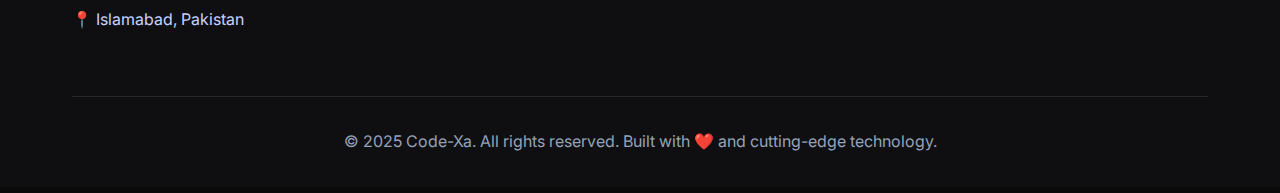
<file: contact.html>
<!DOCTYPE html>
<html lang="en">
<head>
    <meta charset="UTF-8">
    <meta name="viewport" content="width=device-width, initial-scale=1.0">
    <title>Contact Code-Xa | Get Free Quote for Web Development & Digital Solutions</title>
    <meta name="description" content="Contact Code-Xa for professional web development, mobile apps, and cloud solutions. Get free consultation and quote. Located in Islamabad, Pakistan. Call +92 316 4392 830 or email thecodexaoffical@gmail.com">
    <meta name="keywords" content="contact Code-Xa, web development quote, mobile app development, cloud solutions, Islamabad Pakistan, IT company contact, free consultation, digital solutions">
    <meta name="author" content="Code-Xa">
    
    <!-- Open Graph Meta Tags -->
    <meta property="og:title" content="Contact Code-Xa | Get Free Quote for Digital Solutions">
    <meta property="og:description" content="Contact Code-Xa for professional web development, mobile apps, and cloud solutions. Get free consultation and quote. Located in Islamabad, Pakistan.">
    <meta property="og:type" content="website">
    <meta property="og:url" content="https://code-xa.com/contact">
    <meta property="og:image" content="https://code-xa.com/contact-og-image.jpg">
    
    <!-- Twitter Card Meta Tags -->
    <meta name="twitter:card" content="summary_large_image">
    <meta name="twitter:title" content="Contact Code-Xa | Get Free Quote for Digital Solutions">
    <meta name="twitter:description" content="Contact Code-Xa for professional web development, mobile apps, and cloud solutions. Get free consultation and quote.">
    <meta name="twitter:image" content="https://code-xa.com/contact-twitter-image.jpg">
    
    <!-- JSON-LD Schema -->
    <script type="application/ld+json">
    {
        "@context": "https://schema.org",
        "@type": "ContactPage",
        "name": "Contact Code-Xa",
        "description": "Contact Code-Xa for professional web development, mobile apps, and cloud solutions. Get free consultation and quote.",
        "url": "https://code-xa.com/contact",
        "mainEntity": {
            "@type": "Organization",
            "name": "Code-Xa",
            "url": "https://code-xa.com",
            "logo": "https://code-xa.com/logo.png",
            "description": "Revolutionary digital solutions company specializing in web development, mobile apps, and cloud services.",
            "address": {
                "@type": "PostalAddress",
                "streetAddress": "Islamabad",
                "addressLocality": "Islamabad",
                "addressCountry": "Pakistan"
            },
            "contactPoint": [
                {
                    "@type": "ContactPoint",
                    "telephone": "+92 316 4392 830",
                    "contactType": "customer service",
                    "email": "thecodexaoffical@gmail.com",
                    "availableLanguage": "English"
                },
                {
                    "@type": "ContactPoint",
                    "telephone": "+92 316 4392 831",
                    "contactType": "fax",
                    "email": "thecodexaoffical@gmail.com"
                }
            ],
            "sameAs": [
                "https://linkedin.com/company/code-xa",
                "https://twitter.com/code_xa",
                "https://github.com/code-xa"
            ]
        }
    }
    </script>
    
    <link rel="stylesheet" href="style.css">
    <link rel="preconnect" href="https://fonts.googleapis.com">
    <link rel="preconnect" href="https://fonts.gstatic.com" crossorigin>
    <link href="https://fonts.googleapis.com/css2?family=Inter:wght@300;400;500;600;700;800;900&family=JetBrains+Mono:wght@400;500;600&display=swap" rel="stylesheet">
    <link rel="canonical" href="https://code-xa.com/contact">
</head>
<body>
    <!-- Custom Cursor -->
    <div class="cursor"></div>
    <div class="cursor-follower"></div>
    
    <!-- Particle Background -->
    <div class="particle-background">
        <div class="particle" style="--delay: 0s; --duration: 20s; --x: 10%; --y: 20%;"></div>
        <div class="particle" style="--delay: 2s; --duration: 25s; --x: 80%; --y: 10%;"></div>
        <div class="particle" style="--delay: 4s; --duration: 30s; --x: 20%; --y: 80%;"></div>
        <div class="particle" style="--delay: 6s; --duration: 22s; --x: 70%; --y: 70%;"></div>
        <div class="particle" style="--delay: 8s; --duration: 28s; --x: 50%; --y: 30%;"></div>
        <div class="particle" style="--delay: 10s; --duration: 24s; --x: 90%; --y: 50%;"></div>
        <div class="particle" style="--delay: 12s; --duration: 26s; --x: 30%; --y: 60%;"></div>
        <div class="particle" style="--delay: 14s; --duration: 32s; --x: 60%; --y: 90%;"></div>
    </div>

    <!-- Navigation -->
    <nav class="navbar">
        <div class="nav-container">
            <div class="nav-logo">
                <a href="index.html" style="text-decoration: none; color: inherit;">
                    <span class="logo-text">Code-Xa</span>
                    <div class="logo-glow"></div>
                </a>
            </div>
            <div class="nav-menu">
                <a href="index.html" class="nav-link">Home</a>
                <a href="about.html" class="nav-link">About</a>
                <a href="services.html" class="nav-link">Services</a>
                <a href="contact.html" class="nav-link active">Contact</a>
                <a href="index.html#faq" class="nav-link">FAQ</a>
            </div>
            <div class="nav-toggle">
                <span class="bar"></span>
                <span class="bar"></span>
                <span class="bar"></span>
            </div>
        </div>
    </nav>

    <!-- Page Header -->
    <section class="page-header">
        <div class="container">
            <div class="breadcrumb">
                <a href="index.html">Home</a>
                <span>→</span>
                <span>Contact</span>
            </div>
            <h1 class="page-title">Get In Touch</h1>
            <p class="page-subtitle">Ready to transform your business? Let's discuss your project and create something amazing together</p>
        </div>
    </section>

    <!-- Contact Hero -->
    <section class="contact-hero">
        <div class="container">
            <div class="contact-hero-content">
                <div class="contact-info">
                    <h2>Let's Start Your Digital Journey</h2>
                    <p>We're here to help you bring your ideas to life. Whether you need a website, mobile app, or cloud solution, our expert team is ready to deliver exceptional results.</p>
                    
                    <div class="contact-methods">
                        <div class="contact-method">
                            <div class="method-icon">📧</div>
                            <div class="method-details">
                                <h3>Email Us</h3>
                                <p>thecodexaoffical@gmail.com</p>
                                <span>We'll respond within 24 hours</span>
                            </div>
                        </div>
                        
                        <div class="contact-method">
                            <div class="method-icon">📞</div>
                            <div class="method-details">
                                <h3>Call Us</h3>
                                <p>+92 316 4392 830</p>
                                <span>Mon-Fri 9AM-6PM PKT</span>
                            </div>
                        </div>
                        
                        <div class="contact-method">
                            <div class="method-icon">📍</div>
                            <div class="method-details">
                                <h3>Visit Us</h3>
                                <p>Islamabad, Pakistan</p>
                                <span>Located in the heart of the capital</span>
                            </div>
                        </div>
                        
                        <div class="contact-method">
                            <div class="method-icon">💬</div>
                            <div class="method-details">
                                <h3>Live Chat</h3>
                                <p>Available 24/7</p>
                                <span>Get instant answers to your questions</span>
                            </div>
                        </div>
                    </div>
                </div>
                
                <div class="contact-form-container">
                    <div class="form-header">
                        <h3>Get Your Free Quote</h3>
                        <p>Tell us about your project and we'll get back to you with a detailed proposal</p>
                    </div>
                    
                    <form class="contact-form" action="https://api.web3forms.com/submit" method="POST">
                        <input type="hidden" name="access_key" value="79ee9b3c-33b2-465e-9ef3-b9e73565cbf3">
                        <input type="hidden" name="botcheck" class="hidden" style="display: none;">
                        <input type="hidden" name="subject" value="New Contact Form Submission - Code-Xa">
                        
                        <div class="form-row">
                            <div class="form-group">
                                <label for="name">Full Name *</label>
                                <input type="text" id="name" name="name" placeholder="Your full name" required>
                            </div>
                            
                            <div class="form-group">
                                <label for="email">Email Address *</label>
                                <input type="email" id="email" name="email" placeholder="your.email@example.com" required>
                            </div>
                        </div>
                        
                        <div class="form-row">
                            <div class="form-group">
                                <label for="phone">Phone Number</label>
                                <input type="tel" id="phone" name="phone" placeholder="+92 300 123 4567">
                            </div>
                            
                            <div class="form-group">
                                <label for="company">Company Name</label>
                                <input type="text" id="company" name="company" placeholder="Your company name">
                            </div>
                        </div>
                        
                        <div class="form-row">
                            <div class="form-group">
                                <label for="service">Service Needed *</label>
                                <select id="service" name="service" required>
                                    <option value="">Select a service</option>
                                    <option value="web-development">Web Development</option>
                                    <option value="mobile-development">Mobile App Development</option>
                                    <option value="cloud-solutions">Cloud Solutions</option>
                                    <option value="ui-ux-design">UI/UX Design</option>
                                    <option value="digital-strategy">Digital Strategy</option>
                                    <option value="maintenance-support">Maintenance & Support</option>
                                    <option value="consultation">Consultation</option>
                                    <option value="other">Other</option>
                                </select>
                            </div>
                            
                            <div class="form-group">
                                <label for="budget">Project Budget</label>
                                <select id="budget" name="budget">
                                    <option value="">Select budget range</option>
                                    <option value="under-5k">Under $5,000</option>
                                    <option value="5k-10k">$5,000 - $10,000</option>
                                    <option value="10k-25k">$10,000 - $25,000</option>
                                    <option value="25k-50k">$25,000 - $50,000</option>
                                    <option value="over-50k">Over $50,000</option>
                                    <option value="discuss">Let's discuss</option>
                                </select>
                            </div>
                        </div>
                        
                        <div class="form-row">
                            <div class="form-group">
                                <label for="timeline">Project Timeline</label>
                                <select id="timeline" name="timeline">
                                    <option value="">Select timeline</option>
                                    <option value="asap">ASAP</option>
                                    <option value="1-month">Within 1 month</option>
                                    <option value="2-3-months">2-3 months</option>
                                    <option value="3-6-months">3-6 months</option>
                                    <option value="6-months-plus">6+ months</option>
                                    <option value="flexible">Flexible</option>
                                </select>
                            </div>
                            
                            <div class="form-group">
                                <label for="newsletter">Newsletter</label>
                                <select id="newsletter" name="newsletter">
                                    <option value="yes">Yes, keep me updated</option>
                                    <option value="no">No, thanks</option>
                                </select>
                            </div>
                        </div>
                        
                        <div class="form-group">
                            <label for="message">Project Details *</label>
                            <textarea id="message" name="message" placeholder="Tell us about your project, goals, and any specific requirements..." rows="6" required></textarea>
                        </div>
                        
                        <div class="form-loading">
                            <div class="loading-spinner"></div>
                            <span>Sending your message...</span>
                        </div>
                        
                        <button type="submit" class="submit-btn">
                            <span class="btn-text">Send Message</span>
                            <span class="btn-icon">→</span>
                        </button>
                        
                        <p class="form-note">By submitting this form, you agree to our privacy policy and terms of service.</p>
                    </form>
                </div>
            </div>
        </div>
    </section>

    <!-- Business Hours -->
    <section class="business-hours">
        <div class="container">
            <div class="hours-content">
                <div class="hours-info">
                    <h2>Business Hours</h2>
                    <p>We're available to help you during these hours (Pakistan Standard Time)</p>
                    
                    <div class="hours-grid">
                        <div class="hours-item">
                            <span class="day">Monday - Friday</span>
                            <span class="time">9:00 AM - 6:00 PM</span>
                        </div>
                        <div class="hours-item">
                            <span class="day">Saturday</span>
                            <span class="time">10:00 AM - 4:00 PM</span>
                        </div>
                        <div class="hours-item">
                            <span class="day">Sunday</span>
                            <span class="time">Closed</span>
                        </div>
                    </div>
                    
                    <div class="emergency-contact">
                        <h3>Emergency Support</h3>
                        <p>For urgent matters outside business hours, please email us and we'll respond as soon as possible.</p>
                    </div>
                </div>
                
                <div class="timezone-info">
                    <h3>Timezone Information</h3>
                    <p>We operate in <strong>Pakistan Standard Time (PKT)</strong></p>
                    <div class="timezone-converter">
                        <p>Current PKT Time: <span id="pkt-time"></span></p>
                        <p>Your Local Time: <span id="local-time"></span></p>
                    </div>
                </div>
            </div>
        </div>
    </section>

    <!-- Map Section -->
    <section class="map-section">
        <div class="container">
            <div class="map-header">
                <h2>Find Us</h2>
                <p>Located in the heart of Islamabad, Pakistan - the capital city and technology hub</p>
            </div>
            
            <div class="map-container">
                <iframe 
                    src="https://www.google.com/maps/embed?pb=!1m18!1m12!1m3!1d3403.872561651868!2d74.35475887442163!3d31.445175150855395!2m3!1f0!2f0!3f0!3m2!1i1024!2i768!4f13.1!3m3!1m2!1s0x3919071e0ccc65d5%3A0xa81d2d3c775dba2b!2scode-xa!5e0!3m2!1sen!2s!4v1757475191242!5m2!1sen!2s" 
                    width="100%" 
                    height="450" 
                    style="border:0;" 
                    allowfullscreen="" 
                    loading="lazy" 
                    referrerpolicy="no-referrer-when-downgrade"
                    title="Code-Xa Location in Islamabad, Pakistan">
                </iframe>
            </div>
            
            <div class="location-details">
                <div class="location-info">
                    <h3>Office Location</h3>
                    <p><strong>Address:</strong> Islamabad, Pakistan</p>
                    <p><strong>City:</strong> Islamabad</p>
                    <p><strong>Country:</strong> Pakistan</p>
                    <p><strong>Timezone:</strong> Pakistan Standard Time (PKT)</p>
                </div>
                
                <div class="location-features">
                    <h3>Why Choose Islamabad?</h3>
                    <ul>
                        <li>🇵🇰 Capital city of Pakistan</li>
                        <li>🏢 Major technology hub</li>
                        <li>✈️ International airport access</li>
                        <li>🌍 Strategic location for global business</li>
                        <li>🎓 Home to top universities and tech talent</li>
                    </ul>
                </div>
            </div>
        </div>
    </section>

    <!-- FAQ Section -->
    <section class="faq">
        <div class="container">
            <div class="section-header">
                <h2 class="section-title">Frequently Asked Questions</h2>
                <p class="section-subtitle">Quick answers to common questions about our services and process</p>
            </div>
            
            <div class="faq-container">
                <div class="faq-item">
                    <div class="faq-question">
                        <h3>How quickly can you start my project?</h3>
                        <span class="faq-icon">+</span>
                    </div>
                    <div class="faq-answer">
                        <p>We can typically start most projects within 1-2 weeks after the initial consultation and contract signing. For urgent projects, we can expedite the process.</p>
                    </div>
                </div>
                
                <div class="faq-item">
                    <div class="faq-question">
                        <h3>Do you provide ongoing support after project completion?</h3>
                        <span class="faq-icon">+</span>
                    </div>
                    <div class="faq-answer">
                        <p>Yes! We offer comprehensive maintenance and support packages to keep your digital solutions running smoothly, securely, and up-to-date.</p>
                    </div>
                </div>
                
                <div class="faq-item">
                    <div class="faq-question">
                        <h3>What's included in your free consultation?</h3>
                        <span class="faq-icon">+</span>
                    </div>
                    <div class="faq-answer">
                        <p>Our free consultation includes project analysis, technology recommendations, timeline estimation, and a detailed proposal with pricing.</p>
                    </div>
                </div>
                
                <div class="faq-item">
                    <div class="faq-question">
                        <h3>Do you work with international clients?</h3>
                        <span class="faq-icon">+</span>
                    </div>
                    <div class="faq-answer">
                        <p>Absolutely! We work with clients worldwide and have experience with different time zones, currencies, and business requirements.</p>
                    </div>
                </div>
            </div>
        </div>
    </section>

    <!-- Footer -->
    <footer class="footer">
        <div class="container">
            <div class="footer-content">
                <div class="footer-section">
                    <h3>Code-Xa</h3>
                    <p>Revolutionary digital solutions for modern businesses. We build the future, one line of code at a time.</p>
                    <div class="social-links">
                        <a href="#" class="social-link">LinkedIn</a>
                        <a href="#" class="social-link">Twitter</a>
                        <a href="#" class="social-link">GitHub</a>
                    </div>
                </div>
                
                <div class="footer-section">
                    <h4>Services</h4>
                    <ul>
                        <li><a href="services.html">Web Development</a></li>
                        <li><a href="services.html">Mobile Apps</a></li>
                        <li><a href="services.html">Cloud Solutions</a></li>
                        <li><a href="services.html">Consultation</a></li>
                    </ul>
                </div>
                
                <div class="footer-section">
                    <h4>Company</h4>
                    <ul>
                        <li><a href="about.html">About Us</a></li>
                        <li><a href="contact.html">Contact</a></li>
                        <li><a href="index.html#faq">FAQ</a></li>
                        <li><a href="#">Privacy Policy</a></li>
                    </ul>
                </div>
                
                <div class="footer-section">
                    <h4>Contact Info</h4>
                    <p>📧 thecodexaoffical@gmail.com</p>
                    <p>📞 +92 316 4392 830</p>
                    <p>📍 Islamabad, Pakistan</p>
                </div>
            </div>
            
            <div class="footer-bottom">
                <p>&copy; 2025 Code-Xa. All rights reserved. Built with ❤️ and cutting-edge technology.</p>
            </div>
        </div>
    </footer>

    <!-- Back to Top Button -->
    <button class="back-to-top">
        <span>↑</span>
    </button>

    <script src="script.js"></script>
    <script>
        // Timezone display
        function updateTime() {
            const now = new Date();
            const pktTime = now.toLocaleString('en-US', {
                timeZone: 'Asia/Karachi',
                year: 'numeric',
                month: 'long',
                day: 'numeric',
                hour: '2-digit',
                minute: '2-digit',
                second: '2-digit'
            });
            
            const localTime = now.toLocaleString('en-US', {
                year: 'numeric',
                month: 'long',
                day: 'numeric',
                hour: '2-digit',
                minute: '2-digit',
                second: '2-digit'
            });
            
            document.getElementById('pkt-time').textContent = pktTime;
            document.getElementById('local-time').textContent = localTime;
        }
        
        updateTime();
        setInterval(updateTime, 1000);
    </script>
</body>
</html>
</file>
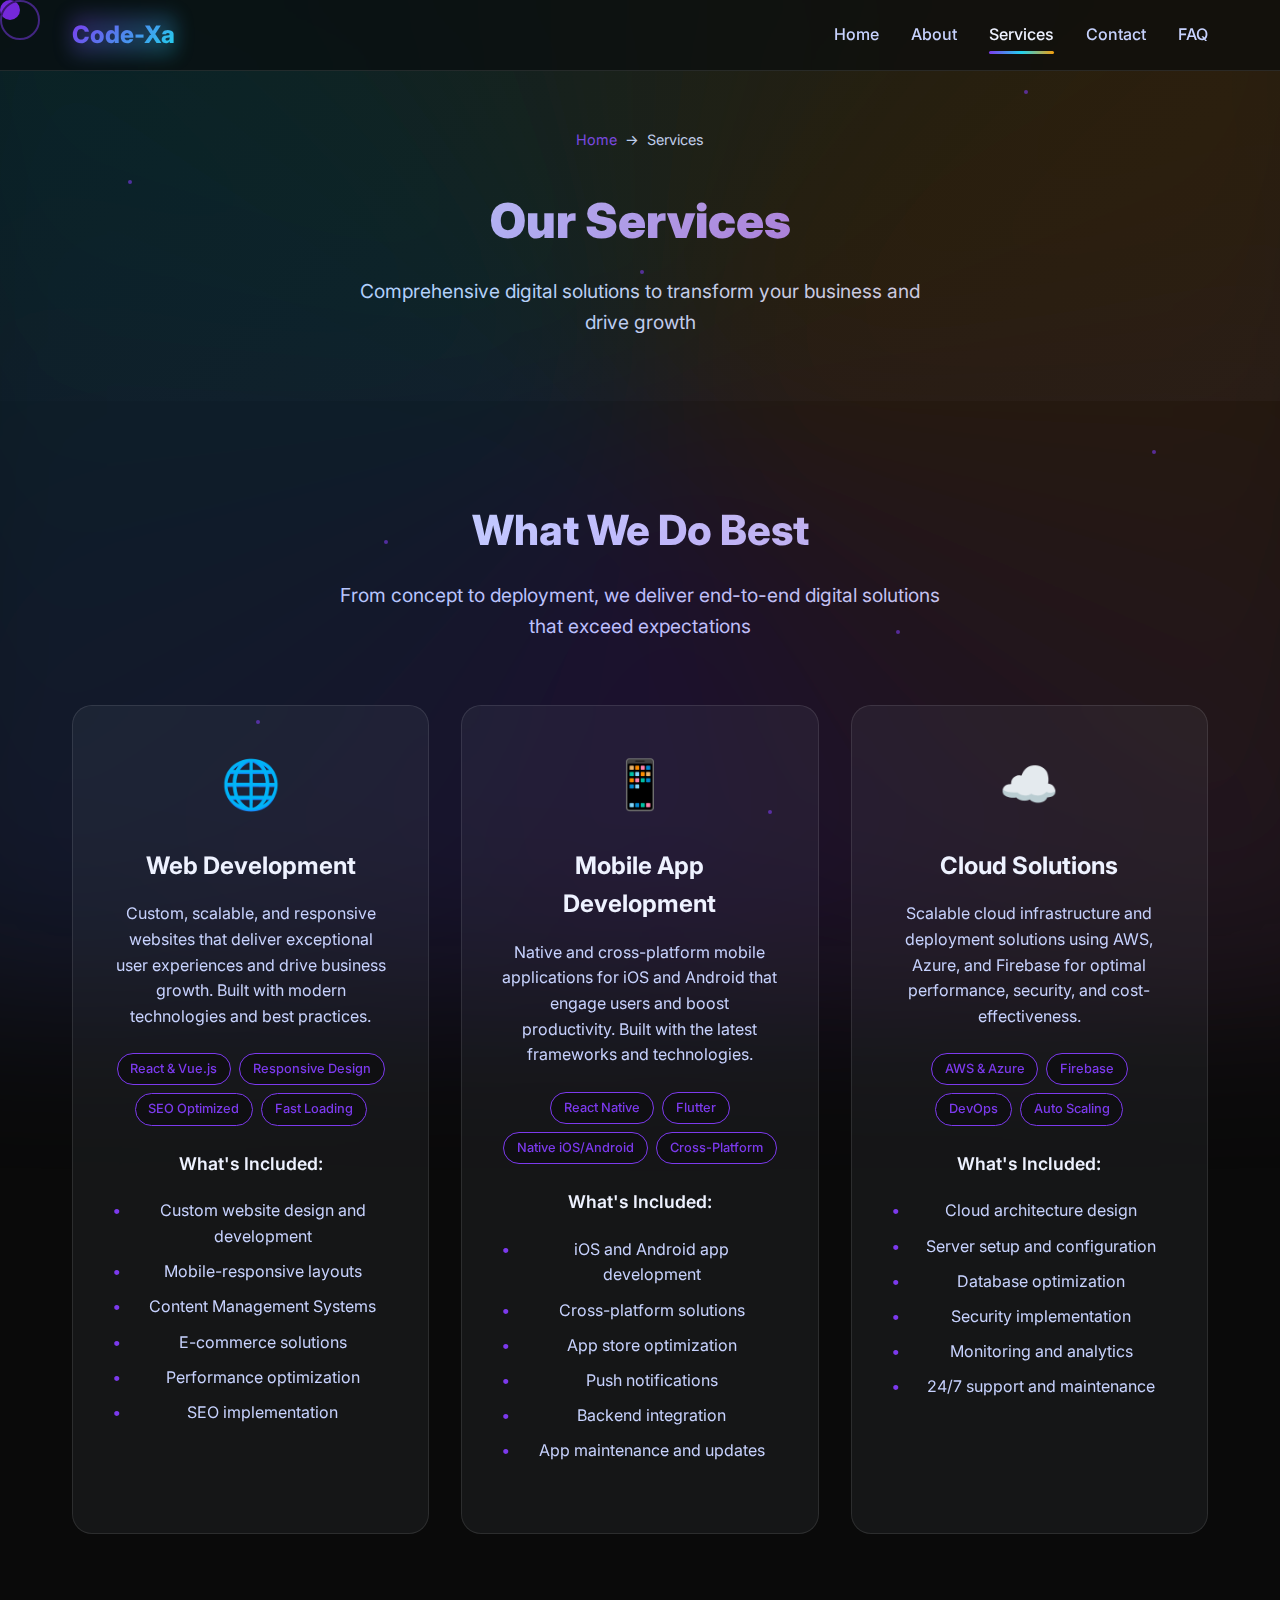
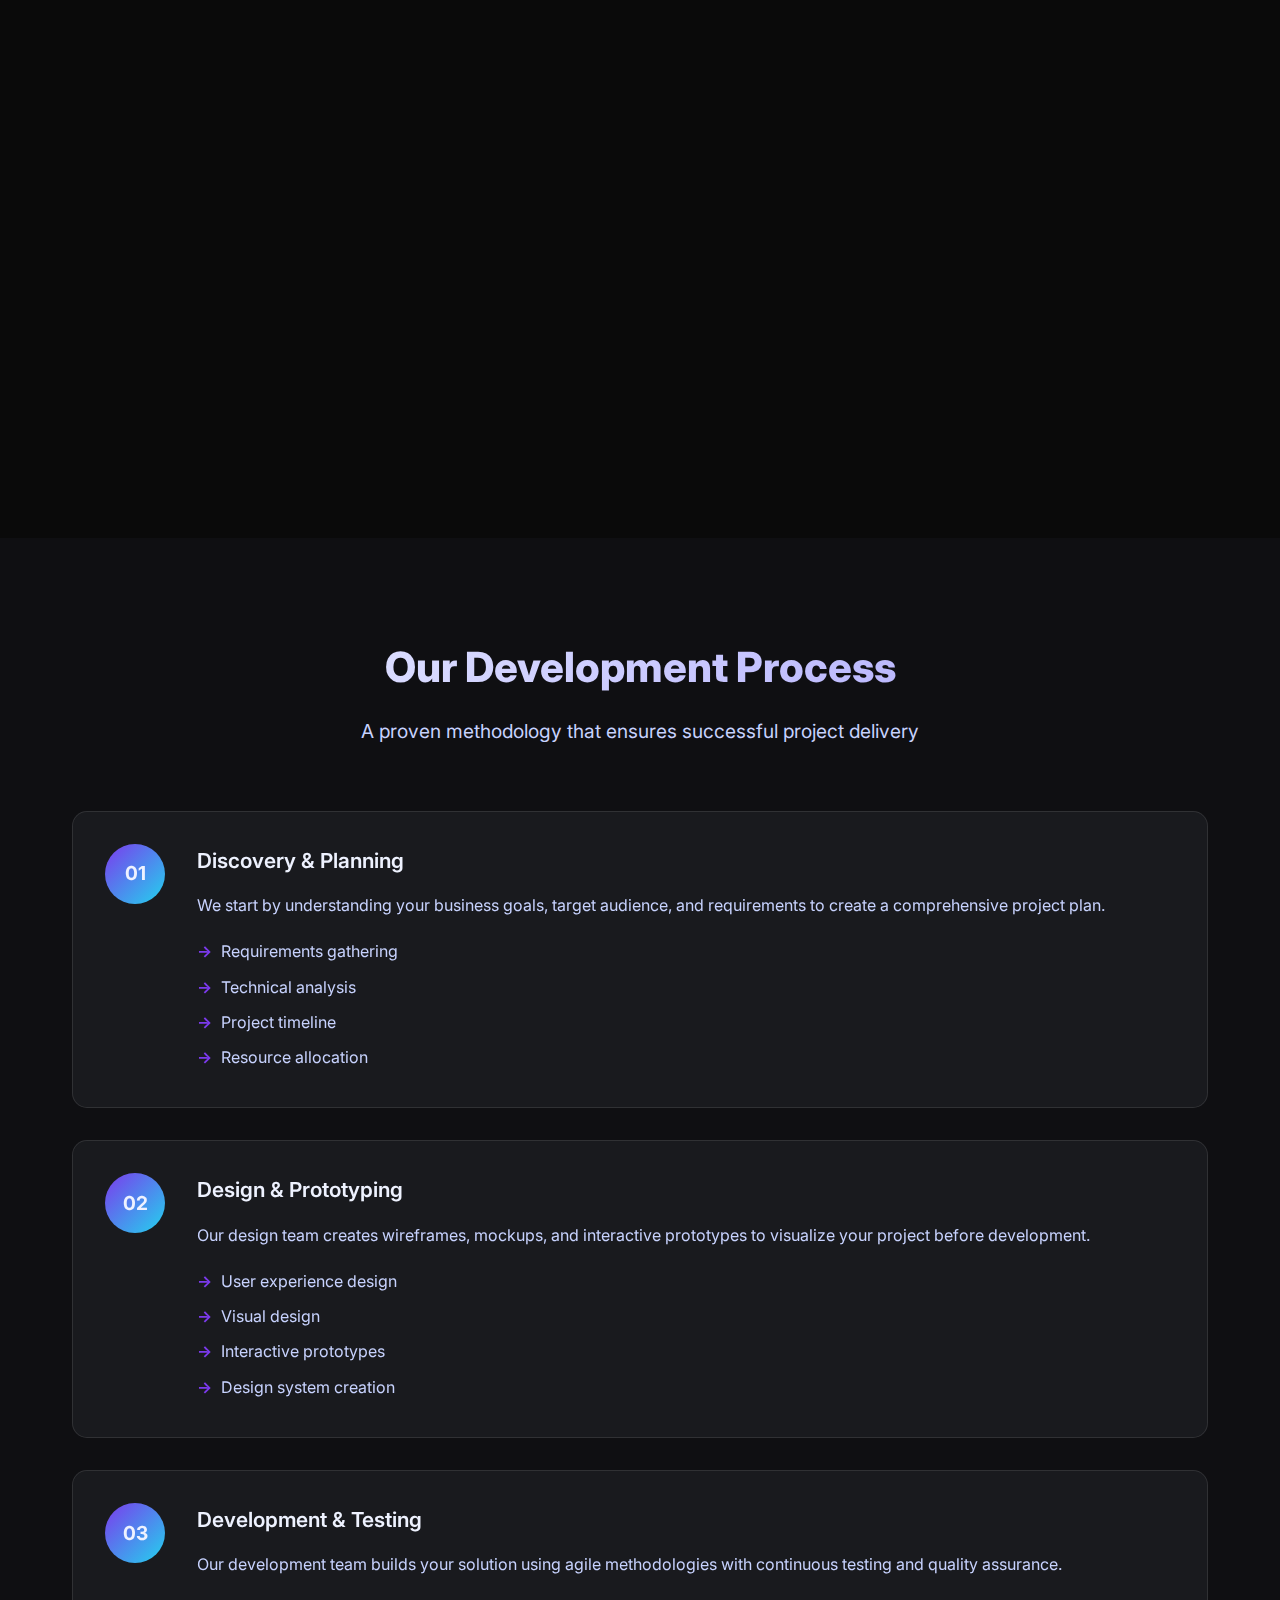
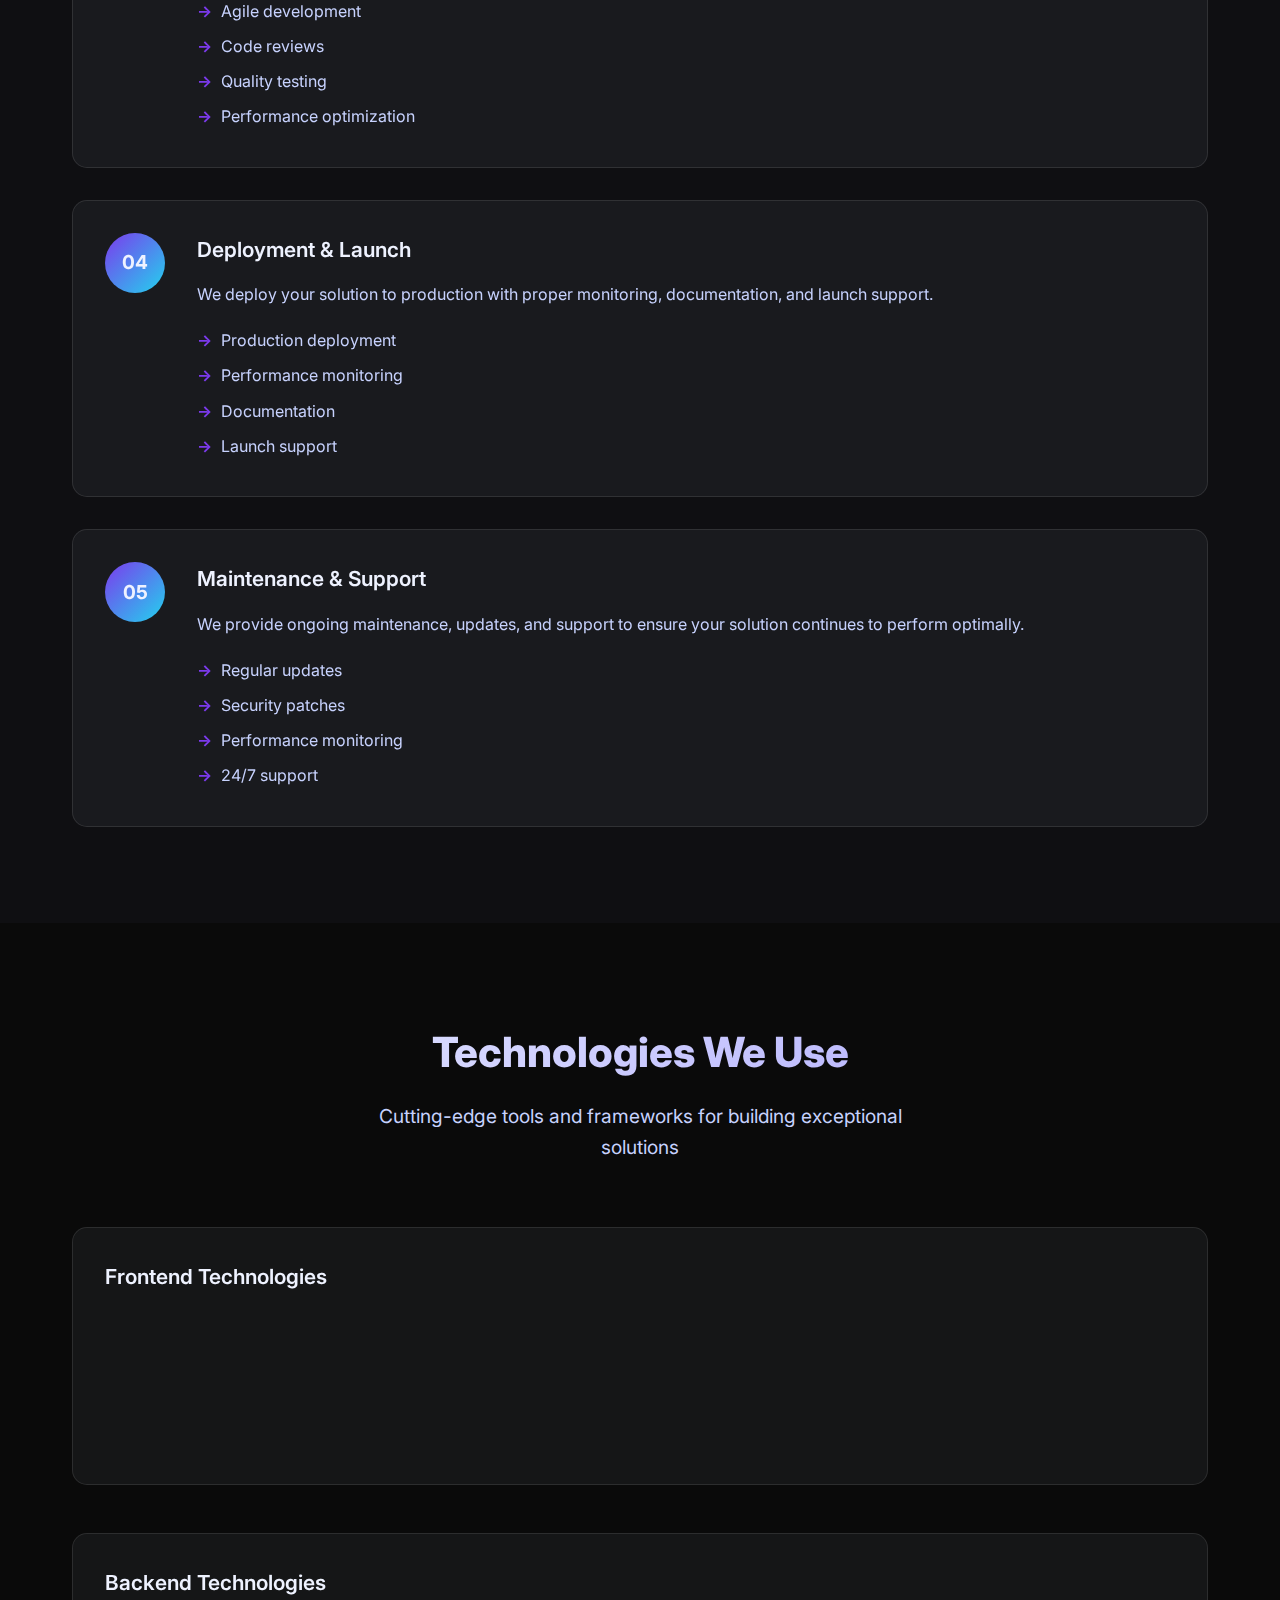
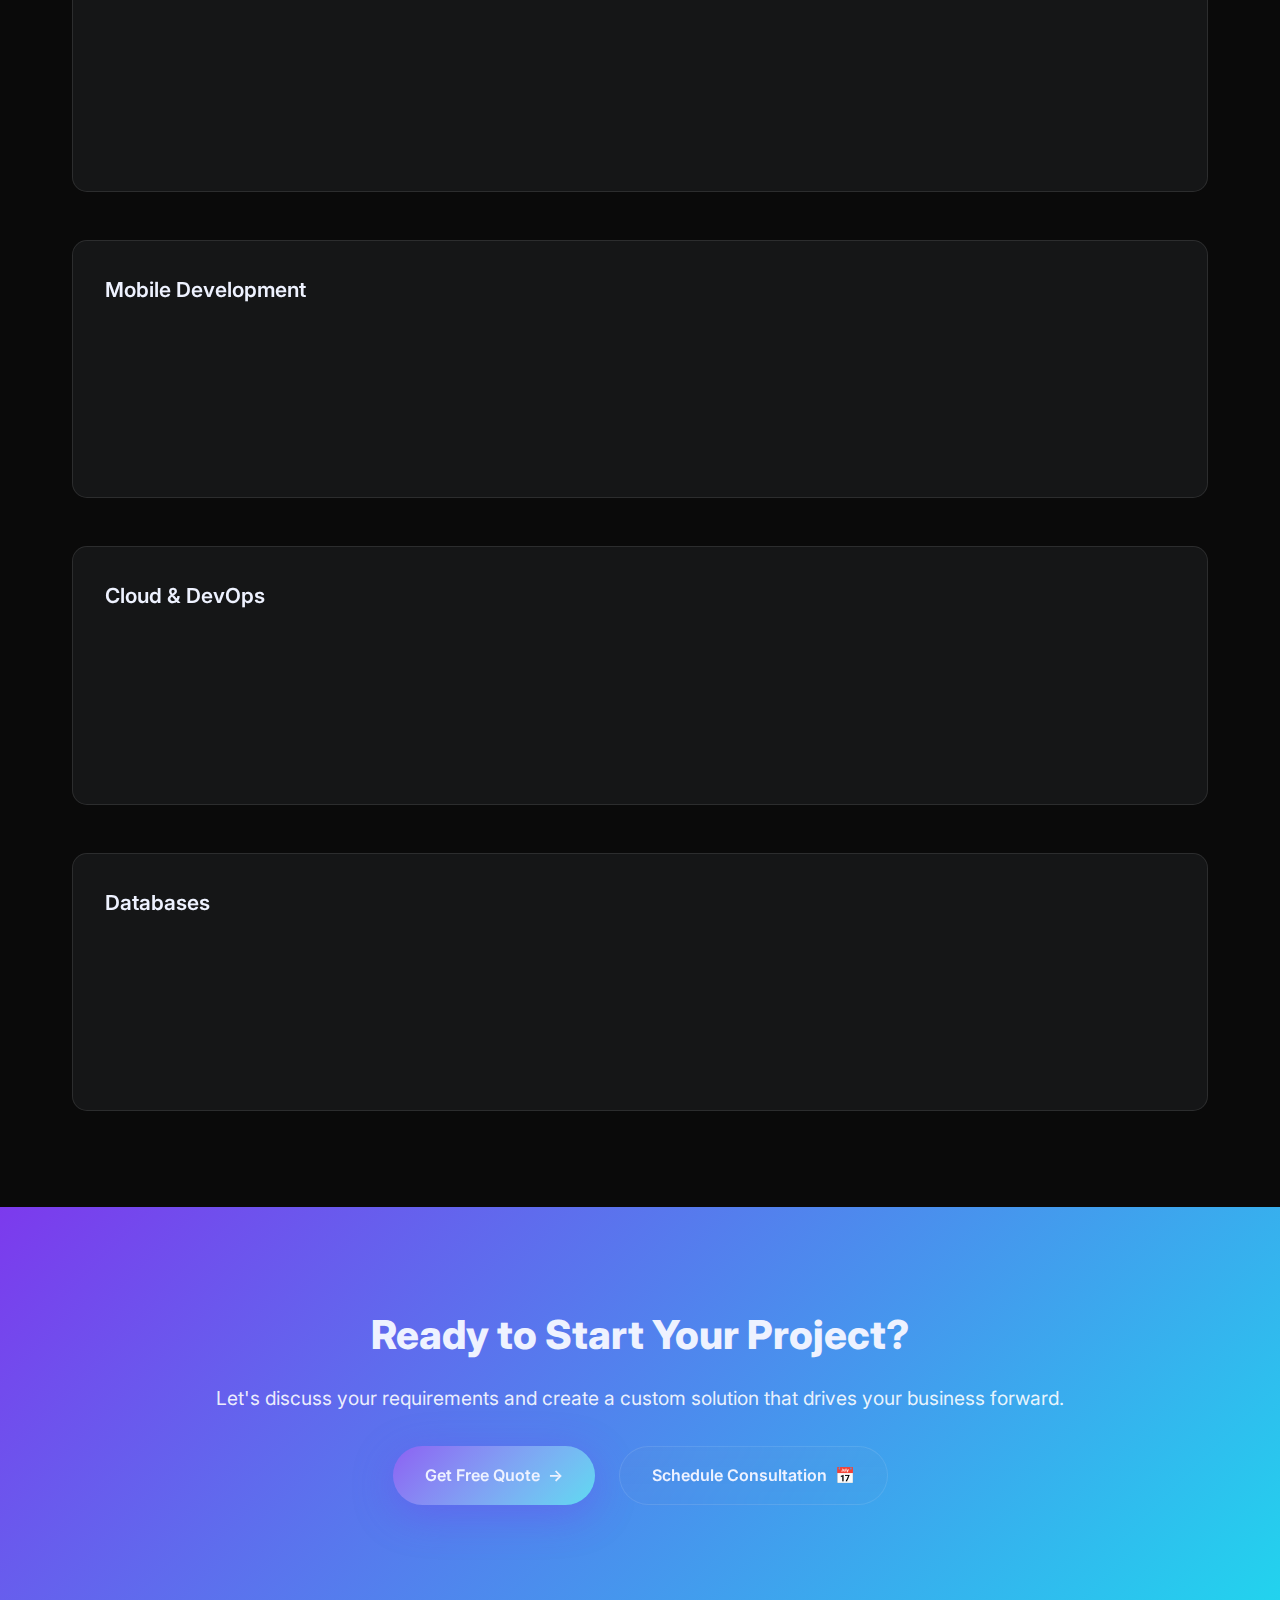
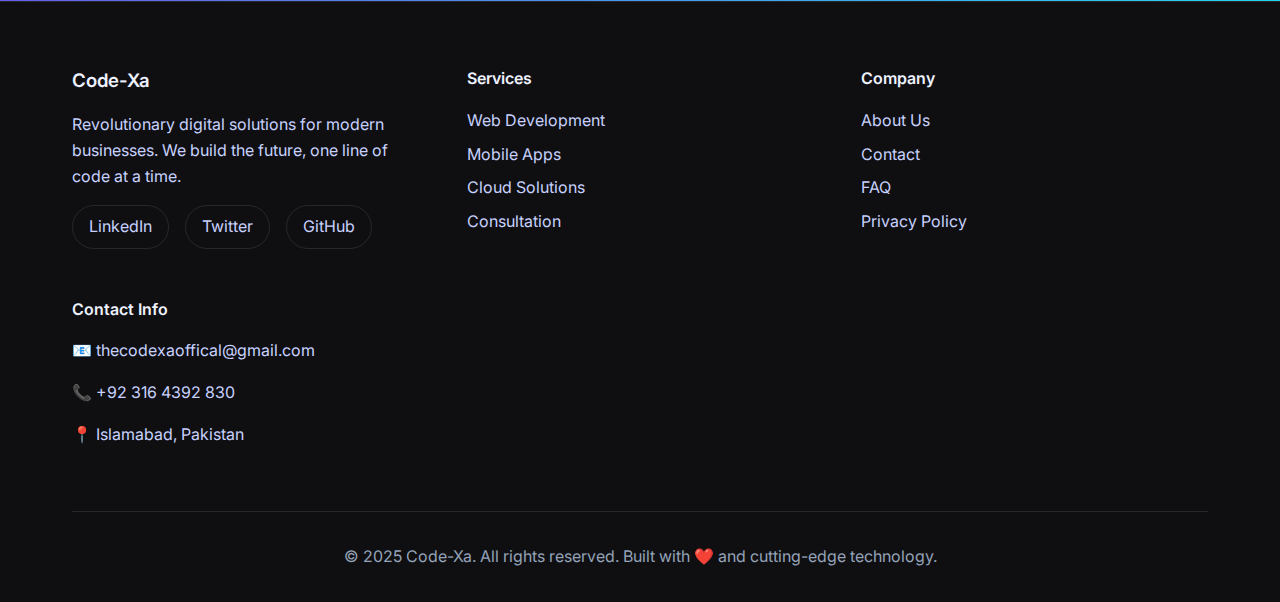
<file: services.html>
<!DOCTYPE html>
<html lang="en">
<head>
    <meta charset="UTF-8">
    <meta name="viewport" content="width=device-width, initial-scale=1.0">
    <title>Services - Code-Xa | Professional Web Development, Mobile Apps & Cloud Solutions</title>
    <meta name="description" content="Comprehensive digital services by Code-Xa: Custom web development, mobile app development, cloud solutions, UI/UX design, and digital strategy. Expert team delivering 500+ successful projects.">
    <meta name="keywords" content="web development services, mobile app development, cloud solutions, UI UX design, digital strategy, custom software development, Pakistan IT services, Code-Xa services">
    <meta name="author" content="Code-Xa">
    
    <!-- Open Graph Meta Tags -->
    <meta property="og:title" content="Services - Code-Xa | Professional Digital Solutions">
    <meta property="og:description" content="Comprehensive digital services: Web development, mobile apps, cloud solutions, UI/UX design, and digital strategy. 500+ successful projects delivered.">
    <meta property="og:type" content="website">
    <meta property="og:url" content="https://code-xa.com/services">
    <meta property="og:image" content="https://code-xa.com/services-og-image.jpg">
    
    <!-- Twitter Card Meta Tags -->
    <meta name="twitter:card" content="summary_large_image">
    <meta name="twitter:title" content="Services - Code-Xa | Professional Digital Solutions">
    <meta name="twitter:description" content="Comprehensive digital services: Web development, mobile apps, cloud solutions, UI/UX design, and digital strategy.">
    <meta name="twitter:image" content="https://code-xa.com/services-twitter-image.jpg">
    
    <!-- JSON-LD Schema -->
    <script type="application/ld+json">
    {
        "@context": "https://schema.org",
        "@type": "Service",
        "name": "Code-Xa Digital Services",
        "description": "Comprehensive digital solutions including web development, mobile app development, cloud solutions, UI/UX design, and digital strategy.",
        "provider": {
            "@type": "Organization",
            "name": "Code-Xa",
            "url": "https://code-xa.com",
            "logo": "https://code-xa.com/logo.png",
            "address": {
                "@type": "PostalAddress",
                "streetAddress": "Islamabad",
                "addressLocality": "Islamabad",
                "addressCountry": "Pakistan"
            },
            "contactPoint": {
                "@type": "ContactPoint",
                "telephone": "+92 316 4392 830",
                "contactType": "customer service",
                "email": "thecodexaoffical@gmail.com"
            }
        },
        "serviceType": "Digital Solutions",
        "areaServed": "Worldwide",
        "hasOfferCatalog": {
            "@type": "OfferCatalog",
            "name": "Digital Services",
            "itemListElement": [
                {
                    "@type": "Offer",
                    "itemOffered": {
                        "@type": "Service",
                        "name": "Web Development",
                        "description": "Custom, scalable, and responsive websites"
                    }
                },
                {
                    "@type": "Offer",
                    "itemOffered": {
                        "@type": "Service",
                        "name": "Mobile App Development",
                        "description": "Native and cross-platform mobile applications"
                    }
                },
                {
                    "@type": "Offer",
                    "itemOffered": {
                        "@type": "Service",
                        "name": "Cloud Solutions",
                        "description": "Scalable cloud infrastructure and deployment"
                    }
                }
            ]
        }
    }
    </script>
    
    <link rel="stylesheet" href="style.css">
    <link rel="preconnect" href="https://fonts.googleapis.com">
    <link rel="preconnect" href="https://fonts.gstatic.com" crossorigin>
    <link href="https://fonts.googleapis.com/css2?family=Inter:wght@300;400;500;600;700;800;900&family=JetBrains+Mono:wght@400;500;600&display=swap" rel="stylesheet">
    <link rel="canonical" href="https://code-xa.com/services">
</head>
<body>
    <!-- Custom Cursor -->
    <div class="cursor"></div>
    <div class="cursor-follower"></div>
    
    <!-- Particle Background -->
    <div class="particle-background">
        <div class="particle" style="--delay: 0s; --duration: 20s; --x: 10%; --y: 20%;"></div>
        <div class="particle" style="--delay: 2s; --duration: 25s; --x: 80%; --y: 10%;"></div>
        <div class="particle" style="--delay: 4s; --duration: 30s; --x: 20%; --y: 80%;"></div>
        <div class="particle" style="--delay: 6s; --duration: 22s; --x: 70%; --y: 70%;"></div>
        <div class="particle" style="--delay: 8s; --duration: 28s; --x: 50%; --y: 30%;"></div>
        <div class="particle" style="--delay: 10s; --duration: 24s; --x: 90%; --y: 50%;"></div>
        <div class="particle" style="--delay: 12s; --duration: 26s; --x: 30%; --y: 60%;"></div>
        <div class="particle" style="--delay: 14s; --duration: 32s; --x: 60%; --y: 90%;"></div>
    </div>

    <!-- Navigation -->
    <nav class="navbar">
        <div class="nav-container">
            <div class="nav-logo">
                <a href="index.html" style="text-decoration: none; color: inherit;">
                    <span class="logo-text">Code-Xa</span>
                    <div class="logo-glow"></div>
                </a>
            </div>
            <div class="nav-menu">
                <a href="index.html" class="nav-link">Home</a>
                <a href="about.html" class="nav-link">About</a>
                <a href="services.html" class="nav-link active">Services</a>
                <a href="contact.html" class="nav-link">Contact</a>
                <a href="index.html#faq" class="nav-link">FAQ</a>
            </div>
            <div class="nav-toggle">
                <span class="bar"></span>
                <span class="bar"></span>
                <span class="bar"></span>
            </div>
        </div>
    </nav>

    <!-- Page Header -->
    <section class="page-header">
        <div class="container">
            <div class="breadcrumb">
                <a href="index.html">Home</a>
                <span>→</span>
                <span>Services</span>
            </div>
            <h1 class="page-title">Our Services</h1>
            <p class="page-subtitle">Comprehensive digital solutions to transform your business and drive growth</p>
        </div>
    </section>

    <!-- Services Overview -->
    <section class="services-overview">
        <div class="container">
            <div class="section-header">
                <h2 class="section-title">What We Do Best</h2>
                <p class="section-subtitle">From concept to deployment, we deliver end-to-end digital solutions that exceed expectations</p>
            </div>
            
            <div class="services-grid">
                <div class="service-card featured">
                    <div class="service-icon">🌐</div>
                    <h3>Web Development</h3>
                    <p>Custom, scalable, and responsive websites that deliver exceptional user experiences and drive business growth. Built with modern technologies and best practices.</p>
                    <div class="service-features">
                        <span>React & Vue.js</span>
                        <span>Responsive Design</span>
                        <span>SEO Optimized</span>
                        <span>Fast Loading</span>
                    </div>
                    <div class="service-details">
                        <h4>What's Included:</h4>
                        <ul>
                            <li>Custom website design and development</li>
                            <li>Mobile-responsive layouts</li>
                            <li>Content Management Systems</li>
                            <li>E-commerce solutions</li>
                            <li>Performance optimization</li>
                            <li>SEO implementation</li>
                        </ul>
                    </div>
                    <!-- <div class="service-pricing">
                        <span class="price">Starting from $2,000</span>
                        <span class="timeline">2-6 weeks</span>
                    </div> -->
                </div>
                
                <div class="service-card featured">
                    <div class="service-icon">📱</div>
                    <h3>Mobile App Development</h3>
                    <p>Native and cross-platform mobile applications for iOS and Android that engage users and boost productivity. Built with the latest frameworks and technologies.</p>
                    <div class="service-features">
                        <span>React Native</span>
                        <span>Flutter</span>
                        <span>Native iOS/Android</span>
                        <span>Cross-Platform</span>
                    </div>
                    <div class="service-details">
                        <h4>What's Included:</h4>
                        <ul>
                            <li>iOS and Android app development</li>
                            <li>Cross-platform solutions</li>
                            <li>App store optimization</li>
                            <li>Push notifications</li>
                            <li>Backend integration</li>
                            <li>App maintenance and updates</li>
                        </ul>
                    </div>
                    <!-- <div class="service-pricing">
                        <span class="price">Starting from $5,000</span>
                        <span class="timeline">4-12 weeks</span>
                    </div> -->
                </div>
                
                <div class="service-card featured">
                    <div class="service-icon">☁️</div>
                    <h3>Cloud Solutions</h3>
                    <p>Scalable cloud infrastructure and deployment solutions using AWS, Azure, and Firebase for optimal performance, security, and cost-effectiveness.</p>
                    <div class="service-features">
                        <span>AWS & Azure</span>
                        <span>Firebase</span>
                        <span>DevOps</span>
                        <span>Auto Scaling</span>
                    </div>
                    <div class="service-details">
                        <h4>What's Included:</h4>
                        <ul>
                            <li>Cloud architecture design</li>
                            <li>Server setup and configuration</li>
                            <li>Database optimization</li>
                            <li>Security implementation</li>
                            <li>Monitoring and analytics</li>
                            <li>24/7 support and maintenance</li>
                        </ul>
                    </div>
                    <!-- <div class="service-pricing">
                        <span class="price">Starting from $1,500</span>
                        <span class="timeline">1-4 weeks</span>
                    </div> -->
                </div>
                
                <div class="service-card">
                    <div class="service-icon">🎨</div>
                    <h3>UI/UX Design</h3>
                    <p>Intuitive, modern, and engaging designs that create exceptional user experiences and drive conversions.</p>
                    <div class="service-features">
                        <span>User Research</span>
                        <span>Wireframing</span>
                        <span>Prototyping</span>
                        <span>Design Systems</span>
                    </div>
                    <!-- <div class="service-pricing">
                        <span class="price">Starting from $1,000</span>
                        <span class="timeline">1-3 weeks</span>
                    </div> -->
                </div>
                
                <div class="service-card">
                    <div class="service-icon">📈</div>
                    <h3>Digital Strategy</h3>
                    <p>Comprehensive digital strategy including SEO, branding, user journey planning, and growth optimization.</p>
                    <div class="service-features">
                        <span>SEO Strategy</span>
                        <span>Brand Development</span>
                        <span>Growth Planning</span>
                        <span>Analytics Setup</span>
                    </div>
                    <!-- <div class="service-pricing">
                        <span class="price">Starting from $800</span>
                        <span class="timeline">1-2 weeks</span>
                    </div> -->
                </div>
                
                <div class="service-card">
                    <div class="service-icon">🛠️</div>
                    <h3>Maintenance & Support</h3>
                    <p>Continuous optimization, updates, and support to keep your digital solutions running smoothly and securely.</p>
                    <div class="service-features">
                        <span>24/7 Monitoring</span>
                        <span>Regular Updates</span>
                        <span>Security Patches</span>
                        <span>Performance Tuning</span>
                    </div>
                    <!-- <div class="service-pricing">
                        <span class="price">Starting from $500/month</span>
                        <span class="timeline">Ongoing</span>
                    </div> -->
                </div>
            </div>
        </div>
    </section>

    <!-- Process -->
    <section class="process">
        <div class="container">
            <div class="section-header">
                <h2 class="section-title">Our Development Process</h2>
                <p class="section-subtitle">A proven methodology that ensures successful project delivery</p>
            </div>
            
            <div class="process-steps">
                <div class="process-step">
                    <div class="step-number">01</div>
                    <div class="step-content">
                        <h3>Discovery & Planning</h3>
                        <p>We start by understanding your business goals, target audience, and requirements to create a comprehensive project plan.</p>
                        <ul>
                            <li>Requirements gathering</li>
                            <li>Technical analysis</li>
                            <li>Project timeline</li>
                            <li>Resource allocation</li>
                        </ul>
                    </div>
                </div>
                
                <div class="process-step">
                    <div class="step-number">02</div>
                    <div class="step-content">
                        <h3>Design & Prototyping</h3>
                        <p>Our design team creates wireframes, mockups, and interactive prototypes to visualize your project before development.</p>
                        <ul>
                            <li>User experience design</li>
                            <li>Visual design</li>
                            <li>Interactive prototypes</li>
                            <li>Design system creation</li>
                        </ul>
                    </div>
                </div>
                
                <div class="process-step">
                    <div class="step-number">03</div>
                    <div class="step-content">
                        <h3>Development & Testing</h3>
                        <p>Our development team builds your solution using agile methodologies with continuous testing and quality assurance.</p>
                        <ul>
                            <li>Agile development</li>
                            <li>Code reviews</li>
                            <li>Quality testing</li>
                            <li>Performance optimization</li>
                        </ul>
                    </div>
                </div>
                
                <div class="process-step">
                    <div class="step-number">04</div>
                    <div class="step-content">
                        <h3>Deployment & Launch</h3>
                        <p>We deploy your solution to production with proper monitoring, documentation, and launch support.</p>
                        <ul>
                            <li>Production deployment</li>
                            <li>Performance monitoring</li>
                            <li>Documentation</li>
                            <li>Launch support</li>
                        </ul>
                    </div>
                </div>
                
                <div class="process-step">
                    <div class="step-number">05</div>
                    <div class="step-content">
                        <h3>Maintenance & Support</h3>
                        <p>We provide ongoing maintenance, updates, and support to ensure your solution continues to perform optimally.</p>
                        <ul>
                            <li>Regular updates</li>
                            <li>Security patches</li>
                            <li>Performance monitoring</li>
                            <li>24/7 support</li>
                        </ul>
                    </div>
                </div>
            </div>
        </div>
    </section>

    <!-- Technologies -->
    <section class="technologies">
        <div class="container">
            <div class="section-header">
                <h2 class="section-title">Technologies We Use</h2>
                <p class="section-subtitle">Cutting-edge tools and frameworks for building exceptional solutions</p>
            </div>
            
            <div class="tech-categories">
                <div class="tech-category">
                    <h3>Frontend Technologies</h3>
                    <div class="tech-stack">
                        <div class="tech-item">React</div>
                        <div class="tech-item">Vue.js</div>
                        <div class="tech-item">Angular</div>
                        <div class="tech-item">TypeScript</div>
                        <div class="tech-item">Next.js</div>
                        <div class="tech-item">Nuxt.js</div>
                        <div class="tech-item">Svelte</div>
                        <div class="tech-item">Tailwind CSS</div>
                    </div>
                </div>
                
                <div class="tech-category">
                    <h3>Backend Technologies</h3>
                    <div class="tech-stack">
                        <div class="tech-item">Node.js</div>
                        <div class="tech-item">Python</div>
                        <div class="tech-item">PHP</div>
                        <div class="tech-item">Java</div>
                        <div class="tech-item">C#</div>
                        <div class="tech-item">Go</div>
                        <div class="tech-item">Express.js</div>
                        <div class="tech-item">Django</div>
                    </div>
                </div>
                
                <div class="tech-category">
                    <h3>Mobile Development</h3>
                    <div class="tech-stack">
                        <div class="tech-item">React Native</div>
                        <div class="tech-item">Flutter</div>
                        <div class="tech-item">Swift</div>
                        <div class="tech-item">Kotlin</div>
                        <div class="tech-item">Ionic</div>
                        <div class="tech-item">Xamarin</div>
                        <div class="tech-item">Expo</div>
                        <div class="tech-item">Firebase</div>
                    </div>
                </div>
                
                <div class="tech-category">
                    <h3>Cloud & DevOps</h3>
                    <div class="tech-stack">
                        <div class="tech-item">AWS</div>
                        <div class="tech-item">Azure</div>
                        <div class="tech-item">Google Cloud</div>
                        <div class="tech-item">Docker</div>
                        <div class="tech-item">Kubernetes</div>
                        <div class="tech-item">Firebase</div>
                        <div class="tech-item">Vercel</div>
                        <div class="tech-item">Netlify</div>
                    </div>
                </div>
                
                <div class="tech-category">
                    <h3>Databases</h3>
                    <div class="tech-stack">
                        <div class="tech-item">MongoDB</div>
                        <div class="tech-item">PostgreSQL</div>
                        <div class="tech-item">MySQL</div>
                        <div class="tech-item">Redis</div>
                        <div class="tech-item">Firebase</div>
                        <div class="tech-item">Supabase</div>
                        <div class="tech-item">Prisma</div>
                        <div class="tech-item">GraphQL</div>
                    </div>
                </div>
            </div>
        </div>
    </section>

    <!-- CTA Section -->
    <section class="cta-section">
        <div class="container">
            <div class="cta-content">
                <h2>Ready to Start Your Project?</h2>
                <p>Let's discuss your requirements and create a custom solution that drives your business forward.</p>
                <div class="cta-actions">
                    <a href="contact.html" class="cta-button primary">
                        <span class="btn-text">Get Free Quote</span>
                        <span class="btn-icon">→</span>
                    </a>
                    <a href="contact.html" class="cta-button secondary">
                        <span class="btn-text">Schedule Consultation</span>
                        <span class="btn-icon">📅</span>
                    </a>
                </div>
            </div>
        </div>
    </section>

    <!-- Footer -->
    <footer class="footer">
        <div class="container">
            <div class="footer-content">
                <div class="footer-section">
                    <h3>Code-Xa</h3>
                    <p>Revolutionary digital solutions for modern businesses. We build the future, one line of code at a time.</p>
                    <div class="social-links">
                        <a href="#" class="social-link">LinkedIn</a>
                        <a href="#" class="social-link">Twitter</a>
                        <a href="#" class="social-link">GitHub</a>
                    </div>
                </div>
                
                <div class="footer-section">
                    <h4>Services</h4>
                    <ul>
                        <li><a href="services.html">Web Development</a></li>
                        <li><a href="services.html">Mobile Apps</a></li>
                        <li><a href="services.html">Cloud Solutions</a></li>
                        <li><a href="services.html">Consultation</a></li>
                    </ul>
                </div>
                
                <div class="footer-section">
                    <h4>Company</h4>
                    <ul>
                        <li><a href="about.html">About Us</a></li>
                        <li><a href="contact.html">Contact</a></li>
                        <li><a href="index.html#faq">FAQ</a></li>
                        <li><a href="#">Privacy Policy</a></li>
                    </ul>
                </div>
                
                <div class="footer-section">
                    <h4>Contact Info</h4>
                    <p>📧 thecodexaoffical@gmail.com</p>
                    <p>📞 +92 316 4392 830</p>
                    <p>📍 Islamabad, Pakistan</p>
                </div>
            </div>
            
            <div class="footer-bottom">
                <p>&copy; 2025 Code-Xa. All rights reserved. Built with ❤️ and cutting-edge technology.</p>
            </div>
        </div>
    </footer>

    <!-- Back to Top Button -->
    <button class="back-to-top">
        <span>↑</span>
    </button>

    <script src="script.js"></script>
</body>
</html>
</file>
<file: style.css>
/* Modern CSS Reset and Base Styles */
* {
    margin: 0;
    padding: 0;
    box-sizing: border-box;
}

:root {
    --primary-color: #7c3aed; /* violet */
    --secondary-color: #22d3ee; /* cyan */
    --accent-color: #f59e0b; /* amber */
    --success-color: #10b981;
    --warning-color: #f59e0b;
    --error-color: #ef4444;
    
    --text-primary: #eef2ff;
    --text-secondary: #c7d2fe;
    --text-muted: #94a3b8;
    
    --bg-primary: #0a0a0a;
    --bg-secondary: #0f0f12;
    --bg-tertiary: #15161a;
    --bg-glass: rgba(148, 163, 184, 0.08);
    --bg-glass-hover: rgba(148, 163, 184, 0.14);
    
    --border-color: rgba(255, 255, 255, 0.1);
    --border-hover: rgba(255, 255, 255, 0.28);
    
    --shadow-sm: 0 1px 2px 0 rgba(0, 0, 0, 0.05);
    --shadow-md: 0 4px 6px -1px rgba(0, 0, 0, 0.1);
    --shadow-lg: 0 10px 30px -10px rgba(0, 0, 0, 0.45);
    --shadow-xl: 0 30px 60px -10px rgba(0, 0, 0, 0.55);
    --shadow-glow: 0 0 40px rgba(124, 58, 237, 0.35);
    
    --font-primary: 'Inter', sans-serif;
    --font-mono: 'JetBrains Mono', monospace;
    
    --transition-fast: 0.15s ease;
    --transition-normal: 0.3s ease;
    --transition-slow: 0.5s ease;
}

html {
    scroll-behavior: smooth;
    overflow-x: hidden;
}

body {
    font-family: var(--font-primary);
    background: radial-gradient(1200px 600px at 10% -10%, rgba(124, 58, 237, 0.15), transparent 60%),
                radial-gradient(900px 500px at 110% 10%, rgba(34, 211, 238, 0.12), transparent 55%),
                radial-gradient(1000px 700px at 50% 120%, rgba(245, 158, 11, 0.08), transparent 60%),
                var(--bg-primary);
    color: var(--text-primary);
    line-height: 1.6;
    overflow-x: hidden;
    cursor: none;
}

/* Ambient Aurora Background Layer */
body::before {
    content: '';
    position: fixed;
    inset: -20% -10% -10% -10%;
    background: conic-gradient(from 180deg at 50% 50%,
        rgba(124, 58, 237, 0.15),
        rgba(34, 211, 238, 0.12),
        rgba(245, 158, 11, 0.12),
        rgba(124, 58, 237, 0.15));
    filter: blur(90px) saturate(120%);
    z-index: 0;
    pointer-events: none;
    animation: auroraDrift 30s ease-in-out infinite alternate;
}

@keyframes auroraDrift {
    0% { transform: translate3d(0,0,0) rotate(0deg) scale(1); }
    100% { transform: translate3d(0,-3%,0) rotate(8deg) scale(1.05); }
}

/* Custom Cursor */
.cursor {
    position: fixed;
    width: 20px;
    height: 20px;
    background: var(--primary-color);
    border-radius: 50%;
    pointer-events: none;
    z-index: 9999;
    mix-blend-mode: difference;
    transition: transform 0.1s ease;
}

.cursor-follower {
    position: fixed;
    width: 40px;
    height: 40px;
    border: 2px solid var(--primary-color);
    border-radius: 50%;
    pointer-events: none;
    z-index: 9998;
    transition: all 0.3s ease;
    opacity: 0.5;
}

/* Particle Background */
.particle-background {
    position: fixed;
    top: 0;
    left: 0;
    width: 100%;
    height: 100%;
    pointer-events: none;
    z-index: 1;
}

.particle {
    position: absolute;
    width: 4px;
    height: 4px;
    background: var(--primary-color);
    border-radius: 50%;
    opacity: 0.6;
    animation: floatParticle var(--duration) linear infinite;
    animation-delay: var(--delay);
    left: var(--x);
    top: var(--y);
}

@keyframes floatParticle {
    0% {
        transform: translateY(100vh) rotate(0deg);
        opacity: 0;
    }
    10% {
        opacity: 0.6;
    }
    90% {
        opacity: 0.6;
    }
    100% {
        transform: translateY(-100px) rotate(360deg);
        opacity: 0;
    }
}

/* Navigation */
.navbar {
    position: fixed;
    top: 0;
    left: 0;
    right: 0;
    background: rgba(8, 10, 12, 0.65);
    backdrop-filter: blur(20px);
    border-bottom: 1px solid var(--border-color);
    z-index: 1000;
    transition: all var(--transition-normal);
}

.nav-container {
    max-width: 1200px;
    margin: 0 auto;
    padding: 1rem 2rem;
    display: flex;
    justify-content: space-between;
    align-items: center;
}

.nav-logo {
    position: relative;
    font-size: 1.5rem;
    font-weight: 800;
    color: var(--text-primary);
}

.logo-text {
    position: relative;
    z-index: 2;
    background: linear-gradient(135deg, var(--primary-color), var(--secondary-color));
    -webkit-background-clip: text;
    -webkit-text-fill-color: transparent;
    background-clip: text;
}

.logo-glow {
    position: absolute;
    top: 0;
    left: 0;
    right: 0;
    bottom: 0;
    background: linear-gradient(135deg, var(--primary-color), var(--secondary-color));
    filter: blur(10px);
    opacity: 0.3;
    z-index: 1;
}

.nav-menu {
    display: flex;
    gap: 2rem;
}

.nav-link {
    color: var(--text-secondary);
    text-decoration: none;
    font-weight: 500;
    transition: all var(--transition-normal);
    position: relative;
}

.nav-link:hover,
.nav-link.active {
    color: var(--text-primary);
}

.nav-link::after {
    content: '';
    position: absolute;
    bottom: -6px;
    left: 0;
    width: 0;
    height: 3px;
    border-radius: 3px;
    background: linear-gradient(90deg, var(--primary-color), var(--secondary-color), var(--accent-color));
    transition: width var(--transition-normal);
}

.nav-link:hover::after,
.nav-link.active::after {
    width: 100%;
}

.nav-toggle {
    display: none;
    flex-direction: column;
    cursor: pointer;
}

.bar {
    width: 25px;
    height: 3px;
    background: var(--text-primary);
    margin: 3px 0;
    transition: var(--transition-normal);
}

/* Hero Section */
.hero {
    min-height: 100vh;
    display: flex;
    align-items: center;
    position: relative;
    overflow: hidden;
    background: radial-gradient(1200px 600px at 0% 0%, rgba(124, 58, 237, 0.18), transparent 60%),
                radial-gradient(900px 500px at 100% 10%, rgba(34, 211, 238, 0.12), transparent 55%),
                radial-gradient(1000px 700px at 50% 120%, rgba(245, 158, 11, 0.08), transparent 60%);
}

.hero-background {
    position: absolute;
    top: 0;
    left: 0;
    width: 100%;
    height: 100%;
    z-index: 1;
}

.gradient-orb {
    position: absolute;
    border-radius: 50%;
    filter: blur(70px) saturate(120%);
    animation: orbFloat 20s ease-in-out infinite;
}

.orb-1 {
    width: 300px;
    height: 300px;
    background: linear-gradient(135deg, var(--primary-color), var(--secondary-color));
    top: 10%;
    left: 10%;
    animation-delay: 0s;
}

.orb-2 {
    width: 200px;
    height: 200px;
    background: linear-gradient(135deg, var(--accent-color), var(--primary-color));
    top: 60%;
    right: 20%;
    animation-delay: 7s;
}

.orb-3 {
    width: 250px;
    height: 250px;
    background: linear-gradient(135deg, var(--secondary-color), var(--accent-color));
    bottom: 20%;
    left: 50%;
    animation-delay: 14s;
}

@keyframes orbFloat {
    0%, 100% {
        transform: translate(0, 0) scale(1);
    }
    33% {
        transform: translate(30px, -30px) scale(1.1);
    }
    66% {
        transform: translate(-20px, 20px) scale(0.9);
    }
}

.floating-shapes {
    position: absolute;
    width: 100%;
    height: 100%;
}

.shape {
    position: absolute;
    background: var(--bg-glass);
    border: 1px solid var(--border-color);
    border-radius: 20px;
    animation: shapeFloat 15s ease-in-out infinite;
}

.shape-1 {
    width: 60px;
    height: 60px;
    border-radius: 20px;
    top: 20%;
    left: 80%;
    animation-delay: 0s;
}

.shape-2 {
    width: 40px;
    height: 40px;
    border-radius: 50%;
    top: 70%;
    left: 10%;
    animation-delay: 3s;
}

.shape-3 {
    width: 80px;
    height: 80px;
    border-radius: 10px;
    top: 30%;
    right: 10%;
    animation-delay: 6s;
}

.shape-4 {
    width: 50px;
    height: 50px;
    border-radius: 50%;
    bottom: 30%;
    left: 20%;
    animation-delay: 9s;
}

.shape-5 {
    width: 70px;
    height: 70px;
    border-radius: 15px;
    top: 50%;
    left: 70%;
    animation-delay: 12s;
}

@keyframes shapeFloat {
    0%, 100% {
        transform: translateY(0) rotate(0deg);
    }
    50% {
        transform: translateY(-20px) rotate(180deg);
    }
}

.hero-container {
    max-width: 1200px;
    margin: 0 auto;
    padding: 0 2rem;
    display: grid;
    grid-template-columns: 1fr 1fr;
    gap: 4rem;
    align-items: center;
    position: relative;
    z-index: 2;
}

.hero-content {
    animation: fadeInUp 1s ease 0.5s both;
}

.hero-badge {
    display: inline-flex;
    align-items: center;
    background: var(--bg-glass);
    border: 1px solid var(--border-color);
    border-radius: 50px;
    padding: 0.5rem 1rem;
    margin-bottom: 2rem;
    position: relative;
    overflow: hidden;
}

.badge-text {
    font-size: 0.9rem;
    font-weight: 500;
    color: var(--text-primary);
    z-index: 2;
    position: relative;
}

.badge-glow {
    position: absolute;
    top: 0;
    left: -100%;
    width: 100%;
    height: 100%;
    background: linear-gradient(90deg, transparent, rgba(99, 102, 241, 0.3), transparent);
    animation: shimmer 3s ease-in-out infinite;
}

@keyframes shimmer {
    0% {
        left: -100%;
    }
    100% {
        left: 100%;
    }
}

.hero-title {
    font-size: 3.5rem;
    font-weight: 900;
    line-height: 1.1;
    margin-bottom: 1.5rem;
}

.title-line {
    display: block;
    animation: fadeInUp 1s ease 1s both;
}

.title-line:nth-child(2) {
    animation-delay: 1.2s;
}

.title-line:nth-child(3) {
    animation-delay: 1.4s;
}

.highlight {
    background: linear-gradient(135deg, var(--primary-color), var(--secondary-color), var(--accent-color));
    -webkit-background-clip: text;
    -webkit-text-fill-color: transparent;
    background-clip: text;
    position: relative;
}

.typing-text {
    display: inline-block;
    position: relative;
}

.typing-cursor {
    color: var(--primary-color);
    animation: blink 1s infinite;
    font-weight: 300;
}

@keyframes blink {
    0%, 50% {
        opacity: 1;
    }
    51%, 100% {
        opacity: 0;
    }
}

.hero-description {
    font-size: 1.2rem;
    color: var(--text-secondary);
    margin-bottom: 3rem;
    animation: fadeInUp 1s ease 1.6s both;
}

.highlight-text {
    color: var(--primary-color);
    font-weight: 600;
}

.hero-stats {
    display: flex;
    gap: 3rem;
    margin-bottom: 3rem;
    animation: fadeInUp 1s ease 1.8s both;
}

.stat-item {
    text-align: center;
}

.stat-number {
    font-size: 2.5rem;
    font-weight: 800;
    color: var(--primary-color);
    display: block;
    margin-bottom: 0.5rem;
}

.stat-label {
    font-size: 0.9rem;
    color: var(--text-secondary);
    font-weight: 500;
}

.hero-actions {
    display: flex;
    gap: 1.5rem;
    animation: fadeInUp 1s ease 2s both;
}

.cta-button {
    display: flex;
    align-items: center;
    gap: 0.5rem;
    padding: 1rem 2rem;
    border: none;
    border-radius: 50px;
    font-size: 1rem;
    font-weight: 600;
    cursor: pointer;
    transition: all var(--transition-normal);
    position: relative;
    overflow: hidden;
    text-decoration: none;
}

.cta-button.primary {
    background: linear-gradient(135deg, color-mix(in oklab, var(--primary-color) 85%, #fff 15%), color-mix(in oklab, var(--secondary-color) 85%, #fff 15%));
    color: var(--text-primary);
    box-shadow: 0 10px 40px rgba(124, 58, 237, 0.35);
}

.cta-button.primary:hover {
    transform: translateY(-3px) scale(1.01);
    box-shadow: 0 18px 50px rgba(124, 58, 237, 0.45);
}

.cta-button.secondary {
    background: linear-gradient(180deg, rgba(148, 163, 184, 0.06), rgba(148, 163, 184, 0.03));
    color: var(--text-primary);
    border: 1px solid var(--border-color);
    backdrop-filter: blur(14px);
}

.cta-button.secondary:hover {
    background: var(--bg-glass-hover);
    border-color: var(--border-hover);
    transform: translateY(-2px);
}

.btn-glow {
    position: absolute;
    top: 0;
    left: -100%;
    width: 100%;
    height: 100%;
    background: linear-gradient(90deg, transparent, rgba(255, 255, 255, 0.2), transparent);
    transition: left 0.5s ease;
}

.cta-button:hover .btn-glow {
    left: 100%;
}

.hero-visual {
    position: relative;
    height: 500px;
    animation: fadeInRight 1s ease 1s both;
}

.tech-showcase {
    position: relative;
    width: 100%;
    height: 100%;
    display: grid;
    grid-template-columns: repeat(3, 1fr);
    gap: 2rem;
    padding: 2rem;
    align-items: center;
    justify-items: center;
}

.tech-card {
    background: var(--bg-glass);
    backdrop-filter: blur(20px);
    border: 1px solid var(--border-color);
    border-radius: 20px;
    padding: 2rem;
    text-align: center;
    transition: all var(--transition-normal);
    position: relative;
    overflow: hidden;
    width: 100%;
    max-width: 200px;
}

.tech-card:hover {
    transform: translateY(-10px) scale(1.04) rotate(-0.25deg);
    border-color: var(--border-hover);
    box-shadow: 0 28px 60px rgba(0, 0, 0, 0.35);
}

.card-icon {
    font-size: 3rem;
    margin-bottom: 1rem;
    display: block;
}

.card-title {
    font-size: 1.1rem;
    font-weight: 600;
    color: var(--text-primary);
}

.card-glow {
    position: absolute;
    top: 0;
    left: 0;
    right: 0;
    bottom: 0;
    background: linear-gradient(135deg, var(--primary-color), var(--secondary-color));
    opacity: 0;
    transition: opacity var(--transition-normal);
    z-index: -1;
}

.tech-card:hover .card-glow {
    opacity: 0.1;
}

.floating-elements {
    position: absolute;
    width: 100%;
    height: 100%;
    pointer-events: none;
}

.floating-element {
    position: absolute;
    font-size: 2rem;
    animation: float 6s ease-in-out infinite;
}

.element-1 {
    top: 10%;
    left: 10%;
    animation-delay: 0s;
}

.element-2 {
    top: 20%;
    right: 20%;
    animation-delay: 1.5s;
}

.element-3 {
    bottom: 30%;
    left: 20%;
    animation-delay: 3s;
}

.element-4 {
    bottom: 10%;
    right: 10%;
    animation-delay: 4.5s;
}

@keyframes float {
    0%, 100% {
        transform: translateY(0) rotate(0deg);
    }
    50% {
        transform: translateY(-20px) rotate(180deg);
    }
}

.code-animation {
    position: absolute;
    bottom: 0;
    right: 0;
    background: linear-gradient(180deg, rgba(15, 16, 19, 0.75), rgba(15, 16, 19, 0.6));
    border: 1px solid var(--border-color);
    border-radius: 10px;
    padding: 1rem;
    font-family: var(--font-mono);
    font-size: 0.8rem;
    backdrop-filter: blur(10px);
    animation: fadeInUp 1s ease 2.2s both;
}

.code-line {
    margin-bottom: 0.5rem;
    opacity: 0;
    animation: typeIn 0.5s ease forwards;
}

.code-line:nth-child(1) { animation-delay: 2.5s; }
.code-line:nth-child(2) { animation-delay: 3s; }
.code-line:nth-child(3) { animation-delay: 3.5s; }
.code-line:nth-child(4) { animation-delay: 4s; }

.indent {
    padding-left: 1rem;
}

.code-keyword { color: #c792ea; }
.code-variable { color: #82aaff; }
.code-string { color: #c3e88d; }
.code-operator { color: #89ddff; }
.code-bracket { color: #f78c6c; }

@keyframes typeIn {
    from {
        opacity: 0;
        transform: translateX(-10px);
    }
    to {
        opacity: 1;
        transform: translateX(0);
    }
}

/* Section Styles */
.section-header {
    text-align: center;
    margin-bottom: 4rem;
}

.section-title {
    font-size: 2.6rem;
    font-weight: 800;
    margin-bottom: 1rem;
    background: linear-gradient(135deg, var(--text-primary), color-mix(in oklab, var(--primary-color) 35%, var(--text-secondary) 65%));
    -webkit-background-clip: text;
    -webkit-text-fill-color: transparent;
    background-clip: text;
}

.section-subtitle {
    font-size: 1.2rem;
    color: var(--text-secondary);
    max-width: 600px;
    margin: 0 auto;
}

.container {
    max-width: 1200px;
    margin: 0 auto;
    padding: 0 2rem;
}

/* About Section */
.about {
    padding: 6rem 0;
    background: var(--bg-secondary);
}

.about-content {
    display: grid;
    grid-template-columns: 1fr 1fr;
    gap: 4rem;
    align-items: center;
}

.about-text h3 {
    font-size: 2rem;
    font-weight: 700;
    margin-bottom: 1.5rem;
    color: var(--text-primary);
}

.about-text p {
    font-size: 1.1rem;
    color: var(--text-secondary);
    margin-bottom: 2rem;
    line-height: 1.8;
}

.mission-vision {
    display: grid;
    gap: 2rem;
}

.mission, .vision {
    background: var(--bg-glass);
    border: 1px solid var(--border-color);
    border-radius: 15px;
    padding: 1.5rem;
    margin-bottom: 2rem;
    position: relative;
    overflow: hidden;
}

.mission h4, .vision h4 {
    font-size: 1.2rem;
    font-weight: 600;
    margin-bottom: 1rem;
    color: var(--text-primary);
}

.mission p, .vision p {
    color: var(--text-secondary);
    margin: 0;
}

.tech-stack {
    display: grid;
    grid-template-columns: repeat(3, 1fr);
    gap: 1rem;
}

.tech-item {
    background: var(--bg-glass);
    border: 1px solid var(--border-color);
    border-radius: 10px;
    padding: 1rem;
    text-align: center;
    font-weight: 600;
    color: var(--text-primary);
    transition: all var(--transition-normal);
    backdrop-filter: blur(10px);
}

.tech-item:hover {
    transform: translateY(-5px);
    border-color: var(--primary-color);
    box-shadow: 0 10px 20px rgba(99, 102, 241, 0.2);
}

/* Services Section */
.services {
    padding: 6rem 0;
    background: var(--bg-primary);
}

.services-grid {
    display: grid;
    grid-template-columns: repeat(auto-fit, minmax(350px, 1fr));
    gap: 2rem;
}

.service-card {
    background: var(--bg-glass);
    border: 1px solid var(--border-color);
    border-radius: 20px;
    padding: 2.5rem;
    text-align: center;
    transition: all var(--transition-normal);
    backdrop-filter: blur(20px);
    position: relative;
    overflow: hidden;
}

.service-card:hover {
    transform: translateY(-10px) scale(1.01);
    border-color: var(--border-hover);
    box-shadow: 0 26px 56px rgba(0, 0, 0, 0.35);
}

.service-card::before {
    content: '';
    position: absolute;
    top: 0;
    left: -100%;
    width: 100%;
    height: 100%;
    background: linear-gradient(90deg, transparent, rgba(99, 102, 241, 0.1), transparent);
    transition: left 0.5s ease;
}

.service-card:hover::before {
    left: 100%;
}

.service-icon {
    font-size: 3rem;
    margin-bottom: 1.5rem;
    display: block;
}

.service-card h3 {
    font-size: 1.5rem;
    font-weight: 700;
    margin-bottom: 1rem;
    color: var(--text-primary);
}

.service-card p {
    color: var(--text-secondary);
    margin-bottom: 1.5rem;
    line-height: 1.6;
}

.service-features {
    display: flex;
    flex-wrap: wrap;
    gap: 0.5rem;
    justify-content: center;
}

.service-features span {
    background: var(--bg-secondary);
    color: var(--primary-color);
    padding: 0.3rem 0.8rem;
    border-radius: 20px;
    font-size: 0.8rem;
    font-weight: 500;
    border: 1px solid var(--primary-color);
}

/* FAQ Section */
.faq {
    padding: 6rem 0;
    background: var(--bg-secondary);
}

.faq-container {
    max-width: 800px;
    margin: 0 auto;
}

.faq-item {
    background: var(--bg-glass);
    border: 1px solid var(--border-color);
    border-radius: 15px;
    margin-bottom: 1rem;
    overflow: hidden;
    backdrop-filter: blur(20px);
    transition: all var(--transition-normal);
}

.faq-item:hover {
    border-color: var(--border-hover);
}

.faq-question {
    padding: 1.5rem;
    cursor: pointer;
    display: flex;
    justify-content: space-between;
    align-items: center;
    transition: all var(--transition-normal);
}

.faq-question:hover {
    background: var(--bg-glass-hover);
}

.faq-question h3 {
    font-size: 1.1rem;
    font-weight: 600;
    color: var(--text-primary);
    margin: 0;
}

.faq-icon {
    font-size: 1.5rem;
    color: var(--primary-color);
    transition: transform var(--transition-normal);
}

.faq-item.active .faq-icon {
    transform: rotate(45deg);
}

.faq-answer {
    max-height: 0;
    overflow: hidden;
    transition: max-height var(--transition-normal);
}

.faq-item.active .faq-answer {
    max-height: 200px;
}

.faq-answer p {
    padding: 0 1.5rem 1.5rem;
    color: var(--text-secondary);
    line-height: 1.6;
    margin: 0;
}

/* Contact Section */
.contact {
    padding: 6rem 0;
    background: var(--bg-primary);
}

.contact-content {
    display: grid;
    grid-template-columns: 1fr 1fr;
    gap: 4rem;
}

.contact-info {
    display: flex;
    flex-direction: column;
    gap: 2rem;
}

.contact-item {
    display: flex;
    align-items: center;
    gap: 1rem;
    background: var(--bg-glass);
    border: 1px solid var(--border-color);
    border-radius: 15px;
    padding: 1.5rem;
    backdrop-filter: blur(20px);
    transition: all var(--transition-normal);
}

.contact-item:hover {
    border-color: var(--border-hover);
    transform: translateX(10px);
    box-shadow: 0 18px 44px rgba(0, 0, 0, 0.32);
}

.contact-icon {
    font-size: 2rem;
    width: 60px;
    height: 60px;
    display: flex;
    align-items: center;
    justify-content: center;
    background: var(--bg-secondary);
    border-radius: 50%;
}

.contact-details h4 {
    font-size: 1.1rem;
    font-weight: 600;
    color: var(--text-primary);
    margin-bottom: 0.5rem;
}

.contact-details p {
    color: var(--text-secondary);
    margin: 0;
}

.contact-form {
    background: var(--bg-glass);
    border: 1px solid var(--border-color);
    border-radius: 20px;
    padding: 2rem;
    backdrop-filter: blur(20px);
}

.form-group {
    margin-bottom: 1.5rem;
}

.form-group input,
.form-group select,
.form-group textarea {
    width: 100%;
    padding: 1rem;
    background: var(--bg-secondary);
    border: 1px solid var(--border-color);
    border-radius: 10px;
    color: var(--text-primary);
    font-size: 1rem;
    transition: all var(--transition-normal);
}

.form-group input:focus,
.form-group select:focus,
.form-group textarea:focus {
    outline: none;
    border-color: var(--primary-color);
    box-shadow: 0 0 0 3px rgba(99, 102, 241, 0.1);
}

.form-group input::placeholder,
.form-group textarea::placeholder {
    color: var(--text-muted);
}

.form-loading {
    display: none;
    align-items: center;
    gap: 1rem;
    margin-bottom: 1rem;
    color: var(--text-secondary);
}

.loading-spinner {
    width: 20px;
    height: 20px;
    border: 2px solid var(--border-color);
    border-top: 2px solid var(--primary-color);
    border-radius: 50%;
    animation: spin 1s linear infinite;
}

@keyframes spin {
    0% { transform: rotate(0deg); }
    100% { transform: rotate(360deg); }
}

.submit-btn {
    width: 100%;
    padding: 1rem 2rem;
    background: linear-gradient(135deg, var(--primary-color), var(--secondary-color));
    color: var(--text-primary);
    border: none;
    border-radius: 10px;
    font-size: 1rem;
    font-weight: 600;
    cursor: pointer;
    transition: all var(--transition-normal);
    display: flex;
    align-items: center;
    justify-content: center;
    gap: 0.5rem;
}

.submit-btn:hover {
    transform: translateY(-2px) scale(1.01);
    box-shadow: 0 16px 40px rgba(124, 58, 237, 0.45);
}

/* Footer */
.footer {
    background: var(--bg-secondary);
    padding: 4rem 0 2rem;
    border-top: 1px solid var(--border-color);
}

.footer-content {
    display: grid;
    grid-template-columns: repeat(auto-fit, minmax(250px, 1fr));
    gap: 3rem;
    margin-bottom: 3rem;
}

.footer-section h3,
.footer-section h4 {
    color: var(--text-primary);
    margin-bottom: 1rem;
    font-weight: 600;
}

.footer-section p {
    color: var(--text-secondary);
    line-height: 1.6;
    margin-bottom: 1rem;
}

.footer-section ul {
    list-style: none;
}

.footer-section ul li {
    margin-bottom: 0.5rem;
}

.footer-section ul li a {
    color: var(--text-secondary);
    text-decoration: none;
    transition: color var(--transition-normal);
}

.footer-section ul li a:hover {
    color: var(--primary-color);
}

.social-links {
    display: flex;
    gap: 1rem;
    margin-top: 1rem;
}

.social-link {
    color: var(--text-secondary);
    text-decoration: none;
    padding: 0.5rem 1rem;
    border: 1px solid var(--border-color);
    border-radius: 25px;
    transition: all var(--transition-normal);
}

.social-link:hover {
    color: var(--primary-color);
    border-color: var(--primary-color);
    background: var(--bg-glass);
}

.footer-bottom {
    text-align: center;
    padding-top: 2rem;
    border-top: 1px solid var(--border-color);
    color: var(--text-muted);
}

/* Back to Top Button */
.back-to-top {
    position: fixed;
    bottom: 2rem;
    right: 2rem;
    width: 50px;
    height: 50px;
    background: var(--primary-color);
    color: var(--text-primary);
    border: none;
    border-radius: 50%;
    cursor: pointer;
    font-size: 1.2rem;
    transition: all var(--transition-normal);
    z-index: 1000;
    opacity: 0;
    visibility: hidden;
}

.back-to-top.visible {
    opacity: 1;
    visibility: visible;
}

.back-to-top:hover {
    transform: translateY(-5px) scale(1.05);
    box-shadow: 0 16px 36px rgba(124, 58, 237, 0.45);
}

/* Toast Notifications */
.toast {
    position: fixed;
    top: 2rem;
    right: 2rem;
    background: var(--bg-glass);
    border: 1px solid var(--border-color);
    border-radius: 10px;
    padding: 1rem 1.5rem;
    backdrop-filter: blur(20px);
    z-index: 10000;
    transform: translateX(400px);
    transition: transform var(--transition-normal);
    display: flex;
    align-items: center;
    gap: 1rem;
    min-width: 300px;
}

.toast.show {
    transform: translateX(0);
}

.toast.success {
    border-color: var(--success-color);
}

.toast.error {
    border-color: var(--error-color);
}

.toast-icon {
    font-size: 1.5rem;
}

.toast.success .toast-icon {
    color: var(--success-color);
}

.toast.error .toast-icon {
    color: var(--error-color);
}

.toast-message {
    color: var(--text-primary);
    font-weight: 500;
}

.toast-close {
    background: none;
    border: none;
    color: var(--text-secondary);
    cursor: pointer;
    font-size: 1.2rem;
    margin-left: auto;
}

/* Animations */
@keyframes fadeInUp {
    from {
        opacity: 0;
        transform: translateY(30px);
    }
    to {
        opacity: 1;
        transform: translateY(0);
    }
}

@keyframes fadeInRight {
    from {
        opacity: 0;
        transform: translateX(30px);
    }
    to {
        opacity: 1;
        transform: translateX(0);
    }
}

/* Page Header Styles */
.page-header {
    padding: 8rem 0 4rem;
    background: linear-gradient(135deg, var(--bg-primary) 0%, var(--bg-secondary) 100%);
    text-align: center;
}

.breadcrumb {
    display: flex;
    align-items: center;
    justify-content: center;
    gap: 0.5rem;
    margin-bottom: 2rem;
    font-size: 0.9rem;
    color: var(--text-secondary);
}

.breadcrumb a {
    color: var(--primary-color);
    text-decoration: none;
    transition: color var(--transition-normal);
}

.breadcrumb a:hover {
    color: var(--text-primary);
}

.page-title {
    font-size: 3rem;
    font-weight: 900;
    margin-bottom: 1rem;
    background: linear-gradient(135deg, var(--text-primary), var(--primary-color));
    -webkit-background-clip: text;
    -webkit-text-fill-color: transparent;
    background-clip: text;
}

.page-subtitle {
    font-size: 1.2rem;
    color: var(--text-secondary);
    max-width: 600px;
    margin: 0 auto;
}

/* About Page Styles */
.about-hero {
    padding: 6rem 0;
    background: var(--bg-primary);
}

.about-hero-content {
    display: grid;
    grid-template-columns: 1fr 1fr;
    gap: 4rem;
    align-items: center;
}

.about-hero h2 {
    font-size: 2.5rem;
    font-weight: 800;
    margin-bottom: 1.5rem;
    color: var(--text-primary);
}

.about-hero p {
    font-size: 1.1rem;
    color: var(--text-secondary);
    line-height: 1.8;
    margin-bottom: 2rem;
}

.stats-grid {
    display: grid;
    grid-template-columns: repeat(2, 1fr);
    gap: 2rem;
}

.mission-vision {
    padding: 6rem 0;
    background: var(--bg-secondary);
}

.mission-vision-grid {
    display: grid;
    grid-template-columns: 1fr 1fr;
    gap: 3rem;
}

.mission-card, .vision-card {
    background: var(--bg-glass);
    border: 1px solid var(--border-color);
    border-radius: 20px;
    padding: 2.5rem;
    backdrop-filter: blur(20px);
    transition: all var(--transition-normal);
}

.mission-card:hover, .vision-card:hover {
    transform: translateY(-5px);
    border-color: var(--border-hover);
    box-shadow: 0 20px 40px rgba(0, 0, 0, 0.3);
}

.card-header {
    display: flex;
    align-items: center;
    gap: 1rem;
    margin-bottom: 1.5rem;
}

.card-header .card-icon {
    font-size: 2rem;
    width: 60px;
    height: 60px;
    display: flex;
    align-items: center;
    justify-content: center;
    background: var(--bg-secondary);
    border-radius: 50%;
}

.card-header h3 {
    font-size: 1.5rem;
    font-weight: 700;
    color: var(--text-primary);
    margin: 0;
}

.mission-points, .vision-points {
    list-style: none;
    margin-top: 1.5rem;
}

.mission-points li, .vision-points li {
    padding: 0.5rem 0;
    color: var(--text-secondary);
    position: relative;
    padding-left: 1.5rem;
}

.mission-points li::before, .vision-points li::before {
    content: '✓';
    position: absolute;
    left: 0;
    color: var(--primary-color);
    font-weight: bold;
}

.values {
    padding: 6rem 0;
    background: var(--bg-primary);
}

.values-grid {
    display: grid;
    grid-template-columns: repeat(auto-fit, minmax(300px, 1fr));
    gap: 2rem;
}

.value-card {
    background: var(--bg-glass);
    border: 1px solid var(--border-color);
    border-radius: 15px;
    padding: 2rem;
    text-align: center;
    backdrop-filter: blur(20px);
    transition: all var(--transition-normal);
}

.value-card:hover {
    transform: translateY(-5px);
    border-color: var(--border-hover);
    box-shadow: 0 15px 30px rgba(0, 0, 0, 0.2);
}

.value-icon {
    font-size: 3rem;
    margin-bottom: 1rem;
    display: block;
}

.value-card h3 {
    font-size: 1.3rem;
    font-weight: 600;
    margin-bottom: 1rem;
    color: var(--text-primary);
}

.value-card p {
    color: var(--text-secondary);
    line-height: 1.6;
}

.team {
    padding: 6rem 0;
    background: var(--bg-secondary);
}

.team-grid {
    display: grid;
    grid-template-columns: repeat(auto-fit, minmax(250px, 1fr));
    gap: 2rem;
}

.team-member {
    background: var(--bg-glass);
    border: 1px solid var(--border-color);
    border-radius: 20px;
    padding: 2rem;
    text-align: center;
    backdrop-filter: blur(20px);
    transition: all var(--transition-normal);
}

.team-member:hover {
    transform: translateY(-5px);
    border-color: var(--border-hover);
    box-shadow: 0 15px 30px rgba(0, 0, 0, 0.2);
}

.member-avatar {
    width: 100px;
    height: 100px;
    margin: 0 auto 1.5rem;
    border-radius: 50%;
    background: var(--bg-secondary);
    display: flex;
    align-items: center;
    justify-content: center;
    border: 3px solid var(--primary-color);
}

/* .member-avatar .avatar-placeholder image {
    width: 100%;
    height: 100%;
    object-fit: cover;
    border-radius: 50%;
    padding: 20px;
} */

/* .avatar-placeholder {
    font-size: 2.5rem;
} */

.team-member h3 {
    font-size: 1.3rem;
    font-weight: 600;
    margin-bottom: 0.5rem;
    color: var(--text-primary);
}

.member-role {
    color: var(--primary-color);
    font-weight: 500;
    margin-bottom: 1rem;
}

.member-bio {
    color: var(--text-secondary);
    font-size: 0.9rem;
    line-height: 1.5;
}

.technologies {
    padding: 6rem 0;
    background: var(--bg-primary);
}

.tech-categories {
    display: grid;
    gap: 3rem;
}

.tech-category {
    background: var(--bg-glass);
    border: 1px solid var(--border-color);
    border-radius: 15px;
    padding: 2rem;
    backdrop-filter: blur(20px);
}

.tech-category h3 {
    font-size: 1.3rem;
    font-weight: 600;
    margin-bottom: 1.5rem;
    color: var(--text-primary);
}

.tech-stack {
    display: grid;
    grid-template-columns: repeat(auto-fit, minmax(120px, 1fr));
    gap: 1rem;
}

.cta-section {
    padding: 6rem 0;
    background: linear-gradient(135deg, var(--primary-color), var(--secondary-color));
    text-align: center;
}

.cta-content h2 {
    font-size: 2.5rem;
    font-weight: 800;
    margin-bottom: 1rem;
    color: var(--text-primary);
}

.cta-content p {
    font-size: 1.2rem;
    margin-bottom: 2rem;
    color: rgba(255, 255, 255, 0.9);
}

.cta-actions {
    display: flex;
    gap: 1.5rem;
    justify-content: center;
    flex-wrap: wrap;
}

/* Services Page Styles */
.services-overview {
    padding: 6rem 0;
    background: var(--bg-primary);
}

.services-grid {
    display: grid;
    grid-template-columns: repeat(auto-fit, minmax(350px, 1fr));
    gap: 2rem;
}

.service-card.featured {
    background: var(--bg-glass);
    border: 1px solid var(--border-color);
    border-radius: 20px;
    padding: 2.5rem;
    backdrop-filter: blur(20px);
    transition: all var(--transition-normal);
    position: relative;
    overflow: hidden;
}

.service-card.featured::before {
    content: '';
    position: absolute;
    top: 0;
    left: -100%;
    width: 100%;
    height: 100%;
    background: linear-gradient(90deg, transparent, rgba(99, 102, 241, 0.1), transparent);
    transition: left 0.5s ease;
}

.service-card.featured:hover::before {
    left: 100%;
}

.service-card.featured:hover {
    transform: translateY(-10px);
    border-color: var(--border-hover);
    box-shadow: 0 20px 40px rgba(0, 0, 0, 0.3);
}

.service-details {
    margin: 1.5rem 0;
}

.service-details h4 {
    font-size: 1.1rem;
    font-weight: 600;
    margin-bottom: 1rem;
    color: var(--text-primary);
}

.service-details ul {
    list-style: none;
    margin: 0;
}

.service-details li {
    padding: 0.3rem 0;
    color: var(--text-secondary);
    position: relative;
    padding-left: 1.5rem;
}

.service-details li::before {
    content: '•';
    position: absolute;
    left: 0;
    color: var(--primary-color);
    font-weight: bold;
}

.service-pricing {
    display: flex;
    justify-content: space-between;
    align-items: center;
    margin-top: 1.5rem;
    padding-top: 1.5rem;
    border-top: 1px solid var(--border-color);
}

.price {
    font-size: 1.2rem;
    font-weight: 700;
    color: var(--primary-color);
}

.timeline {
    font-size: 0.9rem;
    color: var(--text-secondary);
    background: var(--bg-secondary);
    padding: 0.3rem 0.8rem;
    border-radius: 15px;
}

.process {
    padding: 6rem 0;
    background: var(--bg-secondary);
}

.process-steps {
    display: grid;
    gap: 2rem;
}

.process-step {
    display: grid;
    grid-template-columns: auto 1fr;
    gap: 2rem;
    align-items: start;
    background: var(--bg-glass);
    border: 1px solid var(--border-color);
    border-radius: 15px;
    padding: 2rem;
    backdrop-filter: blur(20px);
    transition: all var(--transition-normal);
}

.process-step:hover {
    transform: translateX(10px);
    border-color: var(--border-hover);
}

.step-number {
    width: 60px;
    height: 60px;
    background: linear-gradient(135deg, var(--primary-color), var(--secondary-color));
    color: var(--text-primary);
    border-radius: 50%;
    display: flex;
    align-items: center;
    justify-content: center;
    font-size: 1.2rem;
    font-weight: 700;
}

.step-content h3 {
    font-size: 1.3rem;
    font-weight: 600;
    margin-bottom: 1rem;
    color: var(--text-primary);
}

.step-content p {
    color: var(--text-secondary);
    margin-bottom: 1rem;
    line-height: 1.6;
}

.step-content ul {
    list-style: none;
    margin: 0;
}

.step-content li {
    padding: 0.3rem 0;
    color: var(--text-secondary);
    position: relative;
    padding-left: 1.5rem;
}

.step-content li::before {
    content: '→';
    position: absolute;
    left: 0;
    color: var(--primary-color);
    font-weight: bold;
}

/* Contact Page Styles */
.contact-hero {
    padding: 6rem 0;
    background: var(--bg-primary);
}

.contact-hero-content {
    display: grid;
    grid-template-columns: 1fr 1fr;
    gap: 4rem;
    align-items: center;
}

.contact-hero h2 {
    font-size: 2.5rem;
    font-weight: 800;
    margin-bottom: 1.5rem;
    color: var(--text-primary);
}

.contact-hero p {
    font-size: 1.1rem;
    color: var(--text-secondary);
    line-height: 1.8;
    margin-bottom: 2rem;
}

.contact-methods {
    display: grid;
    gap: 1.5rem;
}

.contact-method {
    display: flex;
    align-items: center;
    gap: 1rem;
    background: var(--bg-glass);
    border: 1px solid var(--border-color);
    border-radius: 15px;
    padding: 1.5rem;
    backdrop-filter: blur(20px);
    transition: all var(--transition-normal);
}

.contact-method:hover {
    transform: translateX(10px);
    border-color: var(--border-hover);
}

.method-icon {
    font-size: 2rem;
    width: 60px;
    height: 60px;
    display: flex;
    align-items: center;
    justify-content: center;
    background: var(--bg-secondary);
    border-radius: 50%;
}

.method-details h3 {
    font-size: 1.1rem;
    font-weight: 600;
    color: var(--text-primary);
    margin-bottom: 0.3rem;
}

.method-details p {
    font-size: 1rem;
    color: var(--text-primary);
    margin-bottom: 0.3rem;
}

.method-details span {
    font-size: 0.8rem;
    color: var(--text-secondary);
}

.contact-form-container {
    background: var(--bg-glass);
    border: 1px solid var(--border-color);
    border-radius: 20px;
    padding: 2.5rem;
    backdrop-filter: blur(20px);
}

.form-header {
    text-align: center;
    margin-bottom: 2rem;
}

.form-header h3 {
    font-size: 1.5rem;
    font-weight: 700;
    margin-bottom: 0.5rem;
    color: var(--text-primary);
}

.form-header p {
    color: var(--text-secondary);
}

.form-row {
    display: grid;
    grid-template-columns: 1fr 1fr;
    gap: 1rem;
}

.form-group label {
    display: block;
    margin-bottom: 0.5rem;
    font-weight: 500;
    color: var(--text-primary);
}

.form-note {
    font-size: 0.8rem;
    color: var(--text-muted);
    text-align: center;
    margin-top: 1rem;
}

.business-hours {
    padding: 6rem 0;
    background: var(--bg-secondary);
}

.hours-content {
    display: grid;
    grid-template-columns: 2fr 1fr;
    gap: 4rem;
    align-items: start;
}

.hours-info h2 {
    font-size: 2rem;
    font-weight: 700;
    margin-bottom: 1rem;
    color: var(--text-primary);
}

.hours-info p {
    color: var(--text-secondary);
    margin-bottom: 2rem;
}

.hours-grid {
    display: grid;
    gap: 1rem;
    margin-bottom: 2rem;
}

.hours-item {
    display: flex;
    justify-content: space-between;
    align-items: center;
    padding: 1rem;
    background: var(--bg-glass);
    border: 1px solid var(--border-color);
    border-radius: 10px;
    backdrop-filter: blur(10px);
}

.day {
    font-weight: 500;
    color: var(--text-primary);
}

.time {
    color: var(--text-secondary);
}

.emergency-contact {
    background: var(--bg-glass);
    border: 1px solid var(--border-color);
    border-radius: 15px;
    padding: 1.5rem;
    backdrop-filter: blur(10px);
}

.emergency-contact h3 {
    font-size: 1.2rem;
    font-weight: 600;
    margin-bottom: 1rem;
    color: var(--text-primary);
}

.emergency-contact p {
    color: var(--text-secondary);
    margin: 0;
}

.timezone-info {
    background: var(--bg-glass);
    border: 1px solid var(--border-color);
    border-radius: 15px;
    padding: 2rem;
    backdrop-filter: blur(10px);
}

.timezone-info h3 {
    font-size: 1.3rem;
    font-weight: 600;
    margin-bottom: 1rem;
    color: var(--text-primary);
}

.timezone-info p {
    color: var(--text-secondary);
    margin-bottom: 1rem;
}

.timezone-converter {
    background: var(--bg-secondary);
    border-radius: 10px;
    padding: 1rem;
}

.timezone-converter p {
    margin: 0.5rem 0;
    font-size: 0.9rem;
}

.map-section {
    padding: 6rem 0;
    background: var(--bg-primary);
}

.map-header {
    text-align: center;
    margin-bottom: 3rem;
}

.map-header h2 {
    font-size: 2rem;
    font-weight: 700;
    margin-bottom: 1rem;
    color: var(--text-primary);
}

.map-header p {
    color: var(--text-secondary);
}

.map-container {
    border-radius: 15px;
    overflow: hidden;
    margin-bottom: 3rem;
    box-shadow: 0 20px 40px rgba(0, 0, 0, 0.3);
}

.location-details {
    display: grid;
    grid-template-columns: 1fr 1fr;
    gap: 3rem;
}

.location-info, .location-features {
    background: var(--bg-glass);
    border: 1px solid var(--border-color);
    border-radius: 15px;
    padding: 2rem;
    backdrop-filter: blur(20px);
}

.location-info h3, .location-features h3 {
    font-size: 1.3rem;
    font-weight: 600;
    margin-bottom: 1.5rem;
    color: var(--text-primary);
}

.location-info p {
    color: var(--text-secondary);
    margin-bottom: 0.5rem;
}

.location-features ul {
    list-style: none;
    margin: 0;
}

.location-features li {
    padding: 0.5rem 0;
    color: var(--text-secondary);
    font-size: 1rem;
}

/* Responsive Design */
@media (max-width: 768px) {
    .nav-menu {
        position: fixed;
        top: 70px;
        left: -100%;
        width: 100%;
        height: calc(100vh - 70px);
        background: var(--bg-secondary);
        flex-direction: column;
        justify-content: flex-start;
        align-items: center;
        padding-top: 2rem;
        transition: left var(--transition-normal);
    }
    
    .nav-menu.active {
        left: 0;
    }
    
    .nav-toggle {
        display: flex;
    }
    
    .nav-toggle.active .bar:nth-child(1) {
        transform: rotate(45deg) translate(5px, 5px);
    }
    
    .nav-toggle.active .bar:nth-child(2) {
        opacity: 0;
    }
    
    .nav-toggle.active .bar:nth-child(3) {
        transform: rotate(-45deg) translate(7px, -6px);
    }
    
    .hero-container {
        grid-template-columns: 1fr;
        gap: 2rem;
        text-align: center;
    }
    
    .hero-title {
        font-size: 2.5rem;
    }
    
    .hero-stats {
        justify-content: center;
        gap: 2rem;
    }
    
    .hero-actions {
        justify-content: center;
        flex-wrap: wrap;
    }
    
    .tech-showcase {
        grid-template-columns: repeat(3, 1fr);
        gap: 1rem;
        padding: 1rem;
    }
    
    .tech-card {
        padding: 1.5rem;
    }
    
    .about-content {
        grid-template-columns: 1fr;
        gap: 2rem;
    }
    
    .contact-content {
        grid-template-columns: 1fr;
        gap: 2rem;
    }
    
    .services-grid {
        grid-template-columns: 1fr;
    }
    
    .tech-stack {
        grid-template-columns: repeat(2, 1fr);
    }
}

@media (max-width: 480px) {
    .container {
        padding: 0 1rem;
    }
    
    .nav-container {
        padding: 1rem;
    }
    
    .hero-title {
        font-size: 2rem;
    }
    
    .hero-stats {
        flex-direction: column;
        gap: 1rem;
    }
    
    .hero-actions {
        flex-direction: column;
        align-items: center;
    }
    
    .cta-button {
        width: 100%;
        max-width: 300px;
    }
    
    .tech-showcase {
        grid-template-columns: 1fr;
        gap: 1rem;
    }
    
    .tech-card {
        max-width: none;
    }
    
    .section-title {
        font-size: 2rem;
    }
    
    .tech-stack {
        grid-template-columns: 1fr;
    }
    
    .toast {
        right: 1rem;
        left: 1rem;
        min-width: auto;
    }
    
    /* Page Layout Responsive */
    .page-title {
        font-size: 2rem;
    }
    
    .about-hero-content {
        grid-template-columns: 1fr;
        gap: 2rem;
    }
    
    .stats-grid {
        grid-template-columns: repeat(2, 1fr);
        gap: 1rem;
    }
    
    .mission-vision-grid {
        grid-template-columns: 1fr;
        gap: 2rem;
    }
    
    .values-grid {
        grid-template-columns: 1fr;
    }
    
    .team-grid {
        grid-template-columns: repeat(2, 1fr);
    }
    
    .contact-hero-content {
        grid-template-columns: 1fr;
        gap: 2rem;
    }
    
    .form-row {
        grid-template-columns: 1fr;
    }
    
    .hours-content {
        grid-template-columns: 1fr;
        gap: 2rem;
    }
    
    .location-details {
        grid-template-columns: 1fr;
        gap: 2rem;
    }
    
    .process-step {
        grid-template-columns: 1fr;
        gap: 1rem;
        text-align: center;
    }
    
    .cta-actions {
        flex-direction: column;
        align-items: center;
    }
}

/* WhatsApp Floating Button */
.whatsapp-float {
    position: fixed;
    bottom: 2rem;
    left: 2rem;
    background: #25D366;
    color: white;
    width: 60px;
    height: 60px;
    border-radius: 50%;
    display: flex;
    align-items: center;
    justify-content: center;
    text-decoration: none;
    box-shadow: 2px 2px 10px rgba(0, 0, 0, 0.3);
    z-index: 1000;
    transition: all 0.3s ease;
}

.whatsapp-float:hover {
    transform: scale(1.1);
    box-shadow: 2px 2px 15px rgba(37, 211, 102, 0.5);
}

.whatsapp-icon {
    font-size: 32px;
}

.whatsapp-tooltip {
    position: absolute;
    left: 80px;
    background: #333;
    color: white;
    padding: 0.5rem 1rem;
    border-radius: 5px;
    font-size: 0.9rem;
    white-space: nowrap;
    opacity: 0;
    visibility: hidden;
    transition: all 0.3s ease;
}

.whatsapp-float:hover .whatsapp-tooltip {
    opacity: 1;
    visibility: visible;
}

@media (max-width: 768px) {
    .whatsapp-float {
        bottom: 1.5rem;
        left: 1.5rem;
        width: 50px;
        height: 50px;
    }
    
    .whatsapp-icon {
        font-size: 28px;
    }
}
</file>
